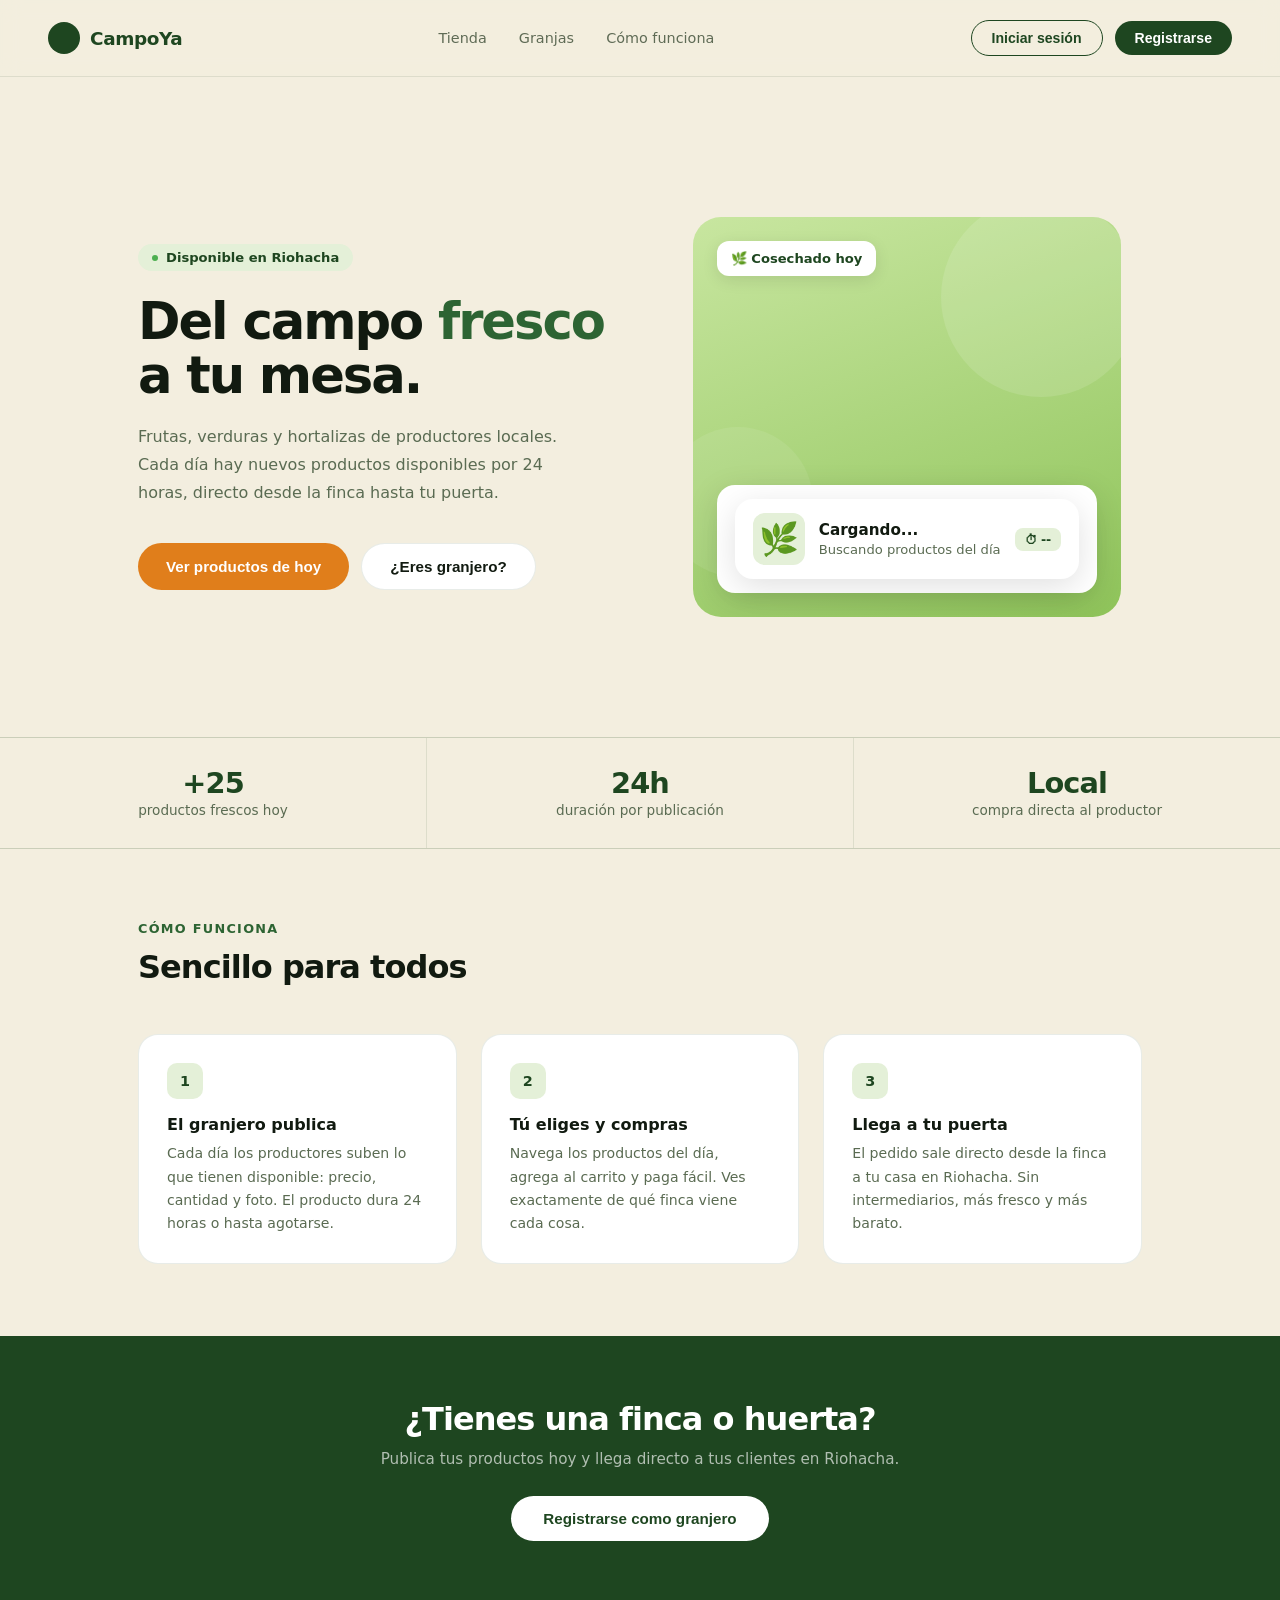
<file: Frontend/index.html>
<!DOCTYPE html>
<html lang="es">
<head>
<meta charset="UTF-8">
<meta name="viewport" content="width=device-width, initial-scale=1.0">
<title>CampoYa</title>
<link rel="stylesheet" href="CSS/styles.css">
</head>
<body>

<nav>
  <a href="index.html" class="brand">
    <div class="brand-dot"></div>
    CampoYa
  </a>
  <ul class="nav-links">
    <li><a href="producto.html">Tienda</a></li>
    <li><a href="#">Granjas</a></li>
    <li><a href="#">Cómo funciona</a></li>
  </ul>
  <div class="nav-actions" id="auth-area">
    <button class="btn-ghost" onclick="window.location.href='sesion.html'">Iniciar sesión</button>
    <button class="btn-primary" onclick="window.location.href='registro.html'">Registrarse</button>
  </div>
</nav>

<section class="hero">
  <div>
    <div class="hero-badge">
      <span></span>
      Disponible en Riohacha
    </div>
    <h1>Del campo <em>fresco</em><br>a tu mesa.</h1>
    <p class="hero-desc">Frutas, verduras y hortalizas de productores locales. Cada día hay nuevos productos disponibles por 24 horas, directo desde la finca hasta tu puerta.</p>
    <div class="hero-cta">
      <button class="btn-cta" onclick="window.location.href='producto.html'">Ver productos de hoy</button>
      <button class="btn-secondary" onclick="window.location.href='registro.html'">¿Eres granjero?</button>
    </div>
  </div>

  <div class="hero-visual">
    <div class="visual-main">
      <div class="leaf-bg"></div>
      <div class="leaf-bg-2"></div>
      <div class="tag-float">🌿 Cosechado hoy</div>
      <div class="product-float">
   <div class="product-float" id="producto-destacado">
    <div class="product-emoji">🌿</div>
    <div class="product-info">
        <strong>Cargando...</strong>
        <span>Buscando productos del día</span>
    </div>
    <div class="product-timer">⏱ --</div>
</div>
    </div>
  </div>
</section>

<div class="stats">
  <div class="stat">
    <strong>+25</strong>
    <span>productos frescos hoy</span>
  </div>
  <div class="stat">
    <strong>24h</strong>
    <span>duración por publicación</span>
  </div>
  <div class="stat">
    <strong>Local</strong>
    <span>compra directa al productor</span>
  </div>
</div>

<section class="how">
  <p class="section-label">Cómo funciona</p>
  <h2>Sencillo para todos</h2>
  <div class="steps">
    <div class="step">
      <div class="step-num">1</div>
      <h3>El granjero publica</h3>
      <p>Cada día los productores suben lo que tienen disponible: precio, cantidad y foto. El producto dura 24 horas o hasta agotarse.</p>
    </div>
    <div class="step">
      <div class="step-num">2</div>
      <h3>Tú eliges y compras</h3>
      <p>Navega los productos del día, agrega al carrito y paga fácil. Ves exactamente de qué finca viene cada cosa.</p>
    </div>
    <div class="step">
      <div class="step-num">3</div>
      <h3>Llega a tu puerta</h3>
      <p>El pedido sale directo desde la finca a tu casa en Riohacha. Sin intermediarios, más fresco y más barato.</p>
    </div>
  </div>
</section>

<div class="footer-cta">
  <h2>¿Tienes una finca o huerta?</h2>
  <p>Publica tus productos hoy y llega directo a tus clientes en Riohacha.</p>
  <button class="btn-white" onclick="window.location.href='registro.html'">Registrarse como granjero</button>
</div>

<script>
// Cargar producto destacado desde la API
async function cargarProductoDestacado() {
    try {
        const res      = await fetch('https://campo-ya-production.up.railway.app/api/productos/');
        const productos = await res.json();

        if (!productos.length) {
            document.getElementById('producto-destacado').innerHTML = `
                <div class="product-emoji">🌿</div>
                <div class="product-info">
                    <strong>Sin productos hoy</strong>
                    <span>Vuelve pronto</span>
                </div>`;
            return;
        }

        // Tomar uno aleatorio de los disponibles
        const p = productos[Math.floor(Math.random() * productos.length)];

        const expira  = new Date(p.expira_en);
        const ahora   = new Date();
        const diff    = expira - ahora;
        const horas   = Math.floor(diff / (1000 * 60 * 60));
        const minutos = Math.floor((diff % (1000 * 60 * 60)) / (1000 * 60));
        const timer   = horas > 0 ? `${horas}h ${minutos}m` : `${minutos}min`;

        const emojis  = { verdura:'🥬', fruta:'🍉', tuberculo:'🥔', otro:'🌿' };
        const emoji   = emojis[p.categoria] || '🌿';

        document.getElementById('producto-destacado').innerHTML = `
            <div class="product-emoji">${emoji}</div>
            <div class="product-info">
                <strong>${p.nombre}</strong>
                <span>Por ${p.granjero} · $${Number(p.precio).toLocaleString('es-CO')}/lb · ${p.stock} lb disponibles</span>
            </div>
            <div class="product-timer">⏱ ${timer}</div>`;

    } catch (err) {
        console.error('Error cargando producto:', err);
    }
}

cargarProductoDestacado();
</script>

<script>
  const username = localStorage.getItem('username');
  const token    = localStorage.getItem('access');
  const authArea = document.getElementById('auth-area');

  if (username && token) {
    authArea.innerHTML = `
      <a href="carrito.html" style="text-decoration:none;color:var(--text);font-size:1.2rem;">🛒</a>
      <button class="btn-primary" onclick="window.location.href='perfil.html'">👤 ${username}</button>
    `;
  }
</script>

</body>
</html>
</file>
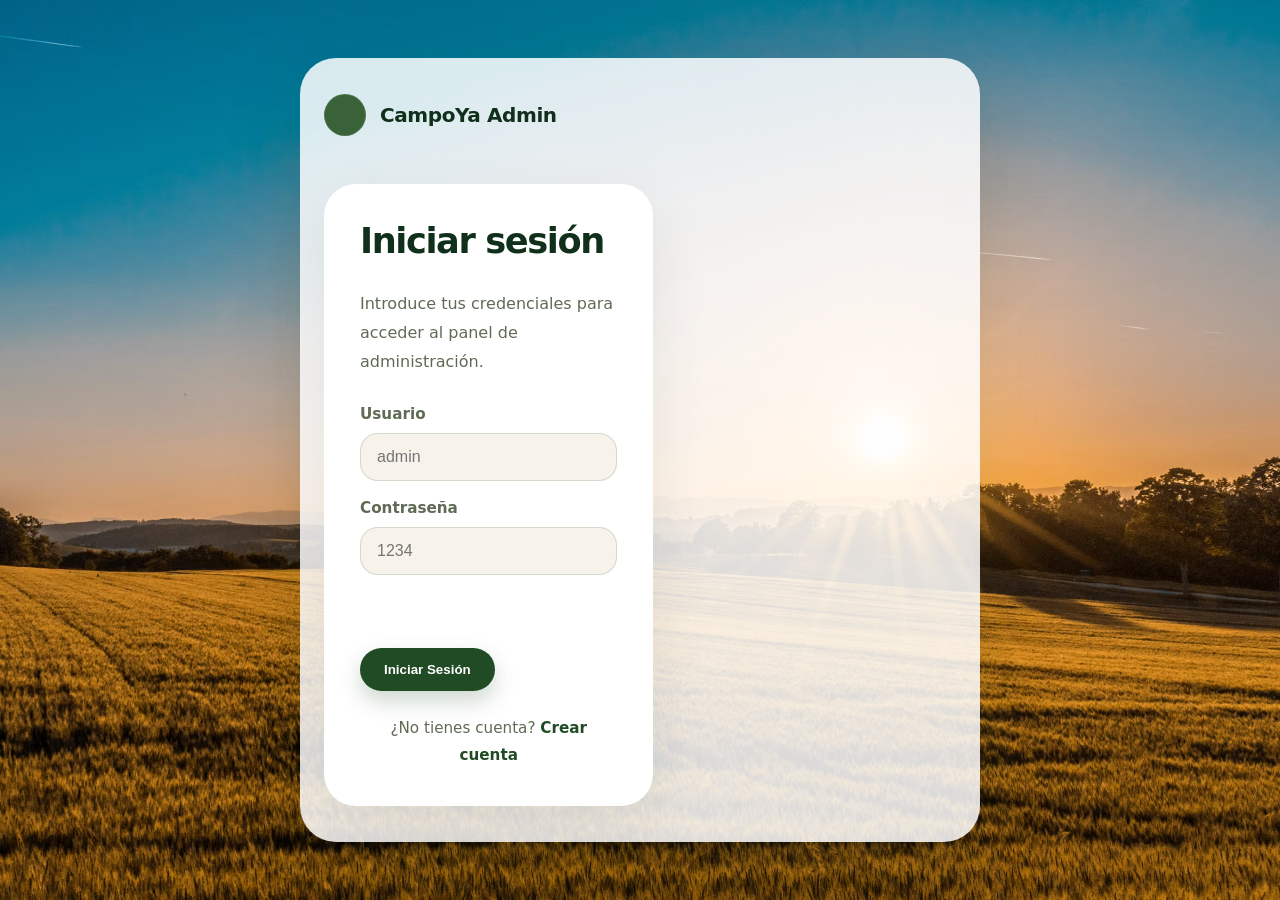
<file: Frontend/admin.html>
<!DOCTYPE html>
<html lang="es">
<head>
    <meta charset="UTF-8">
    <meta name="viewport" content="width=device-width, initial-scale=1.0">
    <title>Admin - CampoYa</title>
    <link rel="stylesheet" href="styles/styles.css">
    <link rel="stylesheet" href="styles/estilologin.css">
</head>
<body class="admin-login">
    <main class="page">
        <header class="topbar">
            <a href="index.html" class="brand">
                <span class="brand-circle"></span>
                CampoYa Admin
            </a>
        </header>

        <section class="hero">
            <div class="login-panel" id="loginPanel">
                <h1>Iniciar sesión</h1>
                <p>Introduce tus credenciales para acceder al panel de administración.</p>
                <form id="adminLoginForm">
                    <label>
                        Usuario
                        <input type="text" name="username" placeholder="admin" required>
                    </label>
                    <label>
                        Contraseña
                        <input type="password" name="password" placeholder="1234" required>
                    </label>
                    <p class="error-msg" id="loginError" aria-live="polite"></p>
                    <button type="submit" class="primary">Iniciar Sesión</button>
                </form>
                <div class="form-footer">
                    <p>¿No tienes cuenta? <a href="registro.html">Crear cuenta</a></p>
                </div>
            </div>

           
        </section>
    </main>

    <script src="admin/admin.js" defer></script>
</body>
</html>
</file>
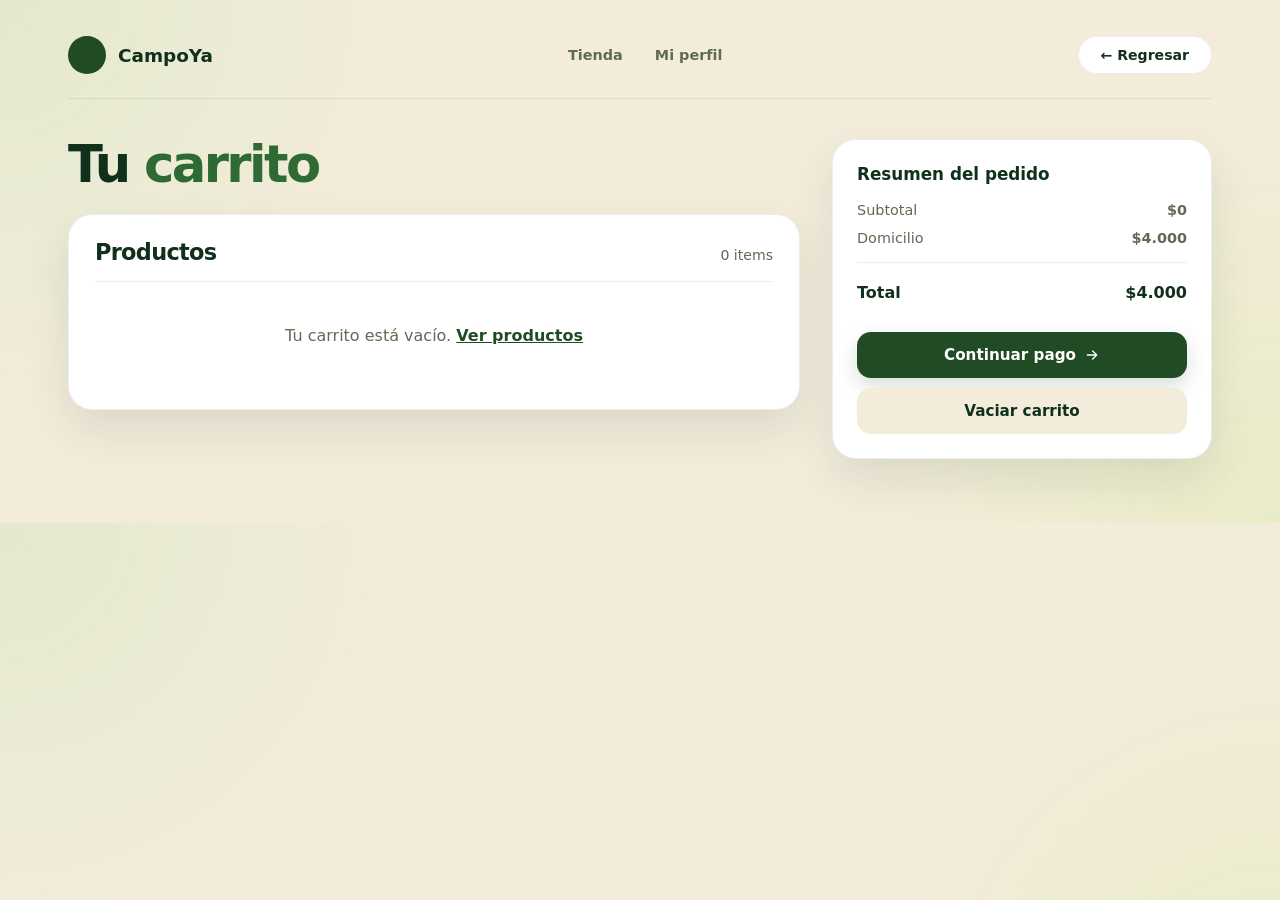
<file: Frontend/carrito.html>
<!DOCTYPE html>
<html lang="es">
<head>
    <meta charset="UTF-8">
    <meta name="viewport" content="width=device-width, initial-scale=1.0">
    <title>Carrito - CampoYa</title>
    <link rel="stylesheet" href="CSS/carrito.css">
</head>
<body>
    <main class="page">
        <header class="topbar">
            <a href="index.html" class="brand">
                <span class="brand-circle"></span>
                CampoYa
            </a>
            <ul class="nav-links">
                <li><a href="producto.html">Tienda</a></li>
                <li><a href="perfil.html">Mi perfil</a></li>
            </ul>
            <button class="back-button" onclick="window.location.href='producto.html'">← Regresar</button>
        </header>

        <section class="hero">
            <div>
                <h1 class="hero-title">Tu <em>carrito</em></h1>
                <section class="cart-section">
                    <div class="cart-header">
                        <h2>Productos</h2>
                        <span class="item-count" id="item-count">0 items</span>
                    </div>
                    <hr class="divider">
                    <div id="cart-items">
                        <p style="text-align:center; color:#5f6b55; padding:24px 0;">
                            Tu carrito está vacío. <a href="producto.html" style="color:#214b24; font-weight:700;">Ver productos</a>
                        </p>
                    </div>
                </section>
            </div>

            <aside class="summary-card">
                <h3>Resumen del pedido</h3>
                <div class="summary-row">
                    <span>Subtotal</span>
                    <strong id="subtotal">$0</strong>
                </div>
                <div class="summary-row">
                    <span>Domicilio</span>
                    <strong>$4.000</strong>
                </div>
                <hr class="divider">
                <div class="summary-row total">
                    <span>Total</span>
                    <strong id="total">$4.000</strong>
                </div>
                <button onclick="finalizarPedido()">
                    Continuar pago
                    <svg viewBox="0 0 24 24"><path d="M5 12h14m-6-6l6 6-6 6" stroke-linecap="round" stroke-linejoin="round"/></svg>
                </button>
                <button onclick="vaciarCarrito()" style="margin-top:10px; background:#f3ecdb; color:#10301b; box-shadow:none;">
                    Vaciar carrito
                </button>
            </aside>
        </section>
    </main>

    <script>
        const DOMICILIO = 4000;

        function cargarCarrito() {
            const carrito = JSON.parse(localStorage.getItem('carrito') || '[]');
            const contenedor = document.getElementById('cart-items');
            const itemCount  = document.getElementById('item-count');
            const subtotalEl = document.getElementById('subtotal');
            const totalEl    = document.getElementById('total');

            if (carrito.length === 0) {
                contenedor.innerHTML = `
                    <p style="text-align:center; color:#5f6b55; padding:24px 0;">
                        Tu carrito está vacío. <a href="producto.html" style="color:#214b24; font-weight:700;">Ver productos</a>
                    </p>`;
                itemCount.textContent  = '0 items';
                subtotalEl.textContent = '$0';
                totalEl.textContent    = '$' + DOMICILIO.toLocaleString('es-CO');
                return;
            }

            let subtotal = 0;
            contenedor.innerHTML = carrito.map(item => {
                const itemTotal = item.precio * item.cantidad;
                subtotal += itemTotal;
                return `
                <article class="cart-item">
                    <div class="item-image">
                        <span style="font-size:2.5rem;">🌿</span>
                    </div>
                    <div class="item-info">
                        <p class="item-title">${item.nombre}</p>
                        <p class="item-price">$${Number(item.precio).toLocaleString('es-CO')} <span>/ lb</span></p>
                        <span class="quantity-pill">
                            <button onclick="cambiarCantidad(${item.id}, -1)" style="background:none;border:none;cursor:pointer;font-size:1rem;padding:0 4px;">−</button>
                            ${item.cantidad} lb
                            <button onclick="cambiarCantidad(${item.id}, 1)" style="background:none;border:none;cursor:pointer;font-size:1rem;padding:0 4px;">+</button>
                        </span>
                    </div>
                    <div style="display:flex;flex-direction:column;align-items:flex-end;gap:8px;">
                        <div class="item-total">$${itemTotal.toLocaleString('es-CO')}</div>
                        <button onclick="eliminarItem(${item.id})" style="background:none;border:none;color:#b3261e;cursor:pointer;font-size:0.85rem;font-weight:600;">Eliminar</button>
                    </div>
                </article>`;
            }).join('');

            itemCount.textContent  = `${carrito.length} item${carrito.length !== 1 ? 's' : ''}`;
            subtotalEl.textContent = '$' + subtotal.toLocaleString('es-CO');
            totalEl.textContent    = '$' + (subtotal + DOMICILIO).toLocaleString('es-CO');
        }

        function cambiarCantidad(id, delta) {
            let carrito = JSON.parse(localStorage.getItem('carrito') || '[]');
            const item  = carrito.find(i => i.id === id);
            if (!item) return;
            item.cantidad += delta;
            if (item.cantidad <= 0) {
                carrito = carrito.filter(i => i.id !== id);
            }
            localStorage.setItem('carrito', JSON.stringify(carrito));
            cargarCarrito();
        }

        function eliminarItem(id) {
            let carrito = JSON.parse(localStorage.getItem('carrito') || '[]');
            carrito = carrito.filter(i => i.id !== id);
            localStorage.setItem('carrito', JSON.stringify(carrito));
            cargarCarrito();
        }

        function vaciarCarrito() {
            if (confirm('¿Seguro que quieres vaciar el carrito?')) {
                localStorage.removeItem('carrito');
                cargarCarrito();
            }
        }

       function finalizarPedido() {
    const token = localStorage.getItem('access');

    if (!token) {
        alert('Debes iniciar sesión para continuar.');
        window.location.href = 'sesion.html';
        return;
    }

    const carrito = JSON.parse(localStorage.getItem('carrito') || '[]');

    if (carrito.length === 0) {
        alert('Tu carrito está vacío.');
        return;
    }

    const numero = carrito[0].whatsapp;

    if (!numero) {
        alert('Este granjero aún no tiene un número de WhatsApp registrado.');
        return;
    }

    const subtotal = carrito.reduce(
        (acc, item) => acc + (item.precio * item.cantidad),
        0
    );

    const domicilio = 4000;
    const total = subtotal + domicilio;

    let mensaje =
`🌱 NUEVO PEDIDO - CAMPOYA 🌱

Hola ${carrito[0].granjero}.

He realizado un pedido desde CampoYa y deseo confirmar la compra.

🛒 PRODUCTOS SOLICITADOS

`;

    carrito.forEach(item => {
        mensaje += `• ${item.nombre}
Cantidad: ${item.cantidad} lb
Valor: $${(item.precio * item.cantidad).toLocaleString('es-CO')}

`;
    });

    mensaje += `
━━━━━━━━━━━━━━

💰 RESUMEN DEL PEDIDO

Subtotal: $${subtotal.toLocaleString('es-CO')}
Domicilio: $${domicilio.toLocaleString('es-CO')}
Total: $${total.toLocaleString('es-CO')}

━━━━━━━━━━━━━━

Por favor confirmar:

✅ Disponibilidad de los productos
✅ Tiempo estimado de entrega
✅ Método de pago disponible

Gracias por usar CampoYa 🌿
`;

    window.open(
        `https://wa.me/57${numero}?text=${encodeURIComponent(mensaje)}`,
        '_blank'
    );
}
        cargarCarrito();
    </script>
</body>
</html>
</file>
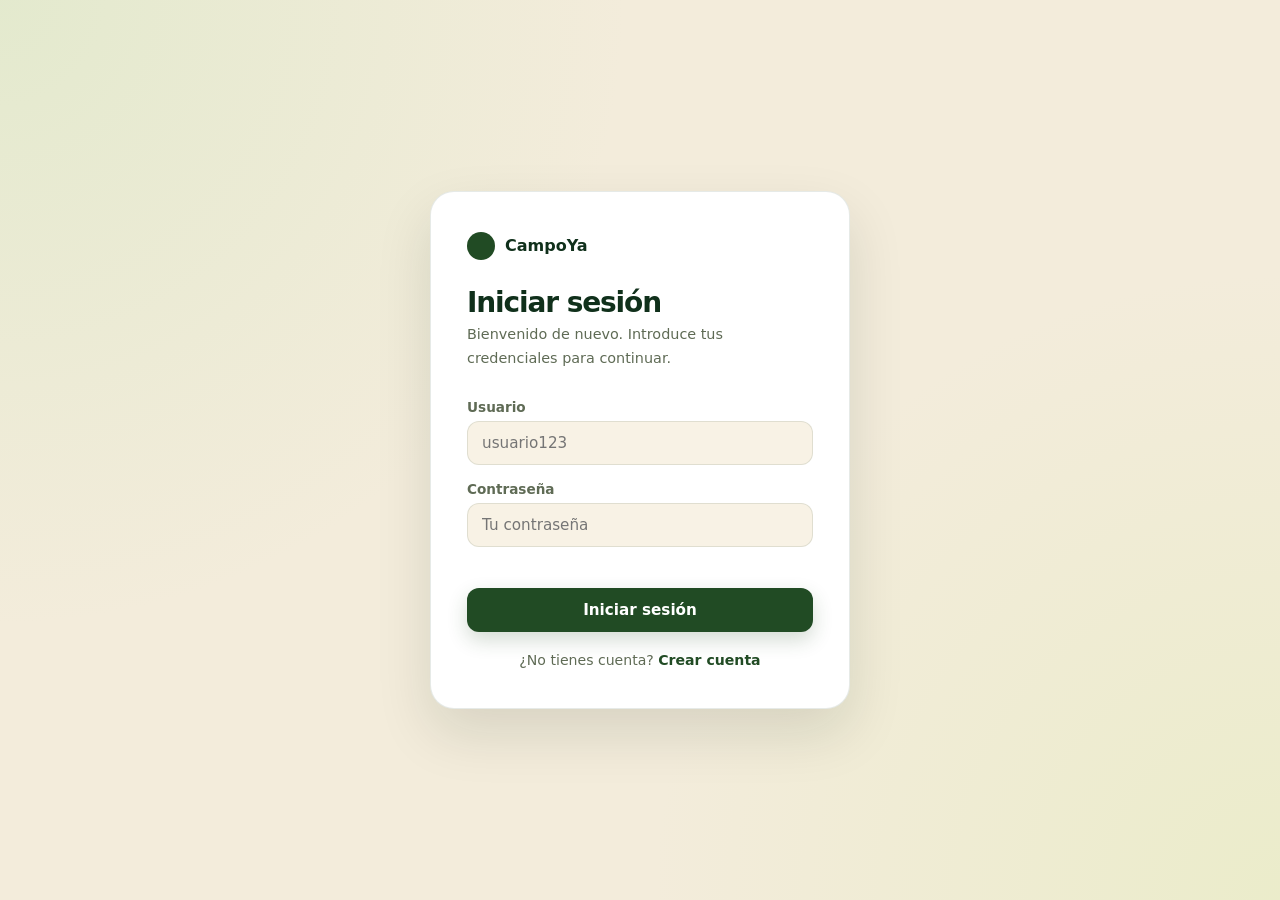
<file: Frontend/granjero.html>
<!DOCTYPE html>
<html lang="es">
<head>
    <meta charset="UTF-8">
    <meta name="viewport" content="width=device-width, initial-scale=1.0">
    <title>Mi granja - CampoYa</title>
    <link rel="stylesheet" href="CSS/styles.css">
    <link rel="stylesheet" href="CSS/granjero.css">
</head>
<body>
    <main class="page">
        <header class="topbar">
            <a href="index.html" class="brand">
                <span class="brand-circle"></span>
                CampoYa
            </a>
            <ul class="nav-links">
                <li><a href="index.html">Inicio</a></li>
                <li><a href="producto.html">Tienda</a></li>
                <li><a href="perfil.html">Mi perfil</a></li>
            </ul>
            <button class="login-btn" onclick="cerrarSesion()">Cerrar sesión</button>
        </header>

        <section class="granjero-hero">
            <div class="granjero-bienvenida">
                <h1>🌱 Mi granja</h1>
                <p id="granjero-nombre">Hola, <strong></strong></p>
            </div>
            <div class="granjero-stats">
                <div class="gstat">
                    <strong id="total-productos">0</strong>
                    <span>Productos activos</span>
                </div>
                <div class="gstat">
                    <strong id="total-vendidos">0</strong>
                    <span>Vendidos hoy</span>
                </div>
            </div>
        </section>

        <div class="granjero-grid">

            <!-- Formulario publicar producto -->
            <section class="granjero-card">
                <h2>📦 Publicar producto</h2>
                <p class="card-desc">El producto estará disponible por 24 horas o hasta agotar stock.</p>

                <form id="productoForm">
                    <div class="form-group">
                        <label>Nombre del producto</label>
                        <input type="text" name="nombre" placeholder="Ej: Tomate chonto" required>
                    </div>

                    <div class="form-row">
                        <div class="form-group">
                            <label>Precio por libra ($)</label>
                            <input type="number" name="precio" placeholder="4500" min="0" required>
                        </div>
                        <div class="form-group">
                            <label>Stock (libras)</label>
                            <input type="number" name="stock" placeholder="20" min="0.1" step="0.1" required>
                        </div>
                    </div>

                    <div class="form-group">
                        <label>Categoría</label>
                        <select name="categoria">
                            <option value="verdura">🥬 Verdura</option>
                            <option value="fruta">🍉 Fruta</option>
                            <option value="tuberculo">🥔 Tubérculo / Hortaliza</option>
                            <option value="otro">🌿 Otro</option>
                        </select>
                    </div>

                    <div class="form-group">
                        <label>Foto del producto (opcional)</label>
                        <div class="foto-upload" id="foto-upload-area">
                            <input type="file" name="foto" id="fotoInput" accept="image/*" style="display:none">
                            <div class="foto-preview" id="foto-preview">
                                <span class="foto-icon">📷</span>
                                <span>Toca para subir una foto</span>
                            </div>
                        </div>
                    </div>

                    <div class="form-group">
                        <label>Descripción (opcional)</label>
                        <textarea name="descripcion" placeholder="Ej: Cosechado esta mañana, muy fresco..." rows="3"></textarea>
                    </div>

                    <div class="form-group">
                         <label>WhatsApp para recibir pedidos</label>
                              <input
                                   type="text"
                                   id="whatsapp"
                                    placeholder="573001234567">
                    </div>

                    <button
                        type="button"
                        class="btn-publicar"
                        onclick="guardarWhatsapp()"
                        style="margin-bottom:16px;">
                        Guardar WhatsApp
                    </button>

                    <p class="error-msg" id="productoError"></p>
                    <p class="success-msg" id="productoSuccess"></p>

                    <button type="submit" class="btn-publicar">
                        Publicar producto
                    </button>
                </form>
            </section>

            <!-- Lista de productos del granjero -->
            <section class="granjero-card">
                <h2>🌾 Mis productos activos</h2>
                <div id="mis-productos">
                    <p style="color:#5f6b55; text-align:center; padding:24px 0;">
                        No tienes productos publicados aún.
                    </p>
                </div>
            </section>

        </div>
    </main>

    <script>
       // const API   = 'http://127.0.0.1:8000/api';
       const API = 'https://campo-ya-production.up.railway.app/api';
        const token = localStorage.getItem('access');
        const user  = localStorage.getItem('username');

        // Verificar sesión y rol
        if (!token) {
            window.location.href = 'sesion.html';
        }

        // Mostrar nombre
        document.querySelector('#granjero-nombre strong').textContent = user || '';

        // ── Cargar productos del granjero ──────────────────────
        async function cargarMisProductos() {
            try {
                const res      = await fetch(`${API}/productos/`);
                const todos    = await res.json();
                const mios     = todos.filter(p => p.granjero === user);
                const contenedor = document.getElementById('mis-productos');

                document.getElementById('total-productos').textContent = mios.length;

                if (mios.length === 0) {
                    contenedor.innerHTML = `
                        <p style="color:#5f6b55; text-align:center; padding:24px 0;">
                            No tienes productos publicados aún.
                        </p>`;
                    return;
                }

                contenedor.innerHTML = mios.map(p => `
                    <div class="producto-item">
                        <div class="producto-emoji">${obtenerEmoji(p.categoria)}</div>
                        <div class="producto-info">
                            <strong>${p.nombre}</strong>
                            <span>$${Number(p.precio).toLocaleString('es-CO')} / lb · ${p.stock} lb disponibles</span>
                            <span class="producto-estado ${p.activo ? 'activo' : 'inactivo'}">
                                ${p.activo ? '✓ Activo' : '✗ Expirado'}
                            </span>
                        </div>
                        <button class="btn-eliminar" onclick="eliminarProducto(${p.id})">
                            Eliminar
                        </button>
                    </div>
                `).join('');

            } catch (err) {
                console.error('Error cargando productos:', err);
            }
        }
        //---



        async function cargarPerfil() {

                    try {
                            const res = await fetch(`${API}/users/profile/`, {
                                headers: {
                                    'Authorization': `Bearer ${token}`
                                }
                             });

                    const data = await res.json();
                    if (data.whatsapp) {
                            document.getElementById('whatsapp').value =
                                data.whatsapp;
                     }
                 } catch (err) {
                        console.error('Error cargando perfil:', err);
                 }
             }

async function guardarWhatsapp() {

    const whatsapp =
        document.getElementById('whatsapp').value.trim();

    if (!whatsapp) {
        alert('Ingresa un número de WhatsApp');
        return;
    }

    try {

        const res = await fetch(`${API}/users/profile/`, {
            method: 'PATCH',
            headers: {
                'Authorization': `Bearer ${token}`,
                'Content-Type': 'application/json'
            },
            body: JSON.stringify({
                whatsapp
            })
        });

        if (res.ok) {
            alert('WhatsApp guardado correctamente');
        } else {
            alert('No se pudo guardar el número');
        }

    } catch (err) {
        alert('Error de conexión');
    }
}
        //---
        // ── Preview de foto ────────────────────────────────────
        document.getElementById('foto-upload-area').addEventListener('click', () => {
            document.getElementById('fotoInput').click();
        });

        document.getElementById('fotoInput').addEventListener('change', (e) => {
            const file    = e.target.files[0];
            const preview = document.getElementById('foto-preview');
            if (!file) return;

            const reader = new FileReader();
            reader.onload = (ev) => {
                preview.innerHTML = `
                    <img src="${ev.target.result}" alt="Preview"
                         style="width:100%;height:100%;object-fit:cover;border-radius:12px;">
                    <button type="button" onclick="quitarFoto(event)"
                            style="position:absolute;top:8px;right:8px;background:rgba(0,0,0,0.5);
                                   color:white;border:none;border-radius:50%;width:28px;height:28px;
                                   cursor:pointer;font-size:14px;">✕</button>`;
                preview.style.padding = '0';
            };
            reader.readAsDataURL(file);
        });

        function quitarFoto(e) {
            e.stopPropagation();
            document.getElementById('fotoInput').value = '';
            document.getElementById('foto-preview').innerHTML = `
                <span class="foto-icon">📷</span>
                <span>Toca para subir una foto</span>`;
            document.getElementById('foto-preview').style.padding = '';
        }

        // ── Publicar producto ──────────────────────────────────
        document.getElementById('productoForm').addEventListener('submit', async (e) => {
            e.preventDefault();

            const errorMsg   = document.getElementById('productoError');
            const successMsg = document.getElementById('productoSuccess');
            const btn        = e.target.querySelector('button[type="submit"]');
            errorMsg.textContent   = '';
            successMsg.textContent = '';

            const nombre      = e.target.nombre.value.trim();
            const precio      = e.target.precio.value;
            const stock       = e.target.stock.value;
            const categoria   = e.target.categoria.value;
            const descripcion = e.target.descripcion.value.trim();
            const fotoFile    = document.getElementById('fotoInput').files[0];
try {

    const perfil = await fetch(`${API}/users/profile/`, {
        headers: {
            'Authorization': `Bearer ${token}`
        }
    });

    const datosPerfil = await perfil.json();

    if (!datosPerfil.whatsapp) {

        errorMsg.textContent =
            'Debes configurar tu WhatsApp antes de publicar productos.';

        return;
    }

} catch (err) {

    errorMsg.textContent =
        'No se pudo verificar tu perfil.';

    return;
}

            btn.textContent = 'Publicando...';
            btn.disabled    = true;

            // Usar FormData para poder enviar la foto
            const formData = new FormData();
            formData.append('nombre',      nombre);
            formData.append('precio',      precio);
            formData.append('stock',       stock);
            formData.append('categoria',   categoria);
            formData.append('descripcion', descripcion);
            if (fotoFile) formData.append('foto', fotoFile);

            try {
                const res = await fetch(`${API}/productos/crear/`, {
                    method: 'POST',
                    headers: {
                        'Authorization': `Bearer ${token}`
                        // NO poner Content-Type aquí — el navegador lo pone solo con FormData
                    },
                    body: formData
                });

                const data = await res.json();

                if (res.ok) {
                    successMsg.textContent = `✓ "${nombre}" publicado por 24 horas.`;
                    e.target.reset();
                    quitarFoto({ stopPropagation: () => {} });
                    cargarMisProductos();
                } else {
                    const errores = Object.values(data).flat().join(' ');
                    errorMsg.textContent = errores;
                }
            } catch (err) {
                errorMsg.textContent = 'Error de conexión con el servidor.';
            } finally {
                btn.textContent = 'Publicar producto';
                btn.disabled    = false;
            }
        });

        // ── Eliminar producto ──────────────────────────────────
        async function eliminarProducto(id) {
            if (!confirm('¿Eliminar este producto?')) return;

            try {
                const res = await fetch(`${API}/productos/${id}/`, {
                    method: 'DELETE',
                    headers: { 'Authorization': `Bearer ${token}` }
                });

                if (res.ok) {
                    cargarMisProductos();
                } else {
                    alert('No se pudo eliminar el producto.');
                }
            } catch (err) {
                alert('Error de conexión.');
            }
        }

        // ── Emoji por categoría ────────────────────────────────
        function obtenerEmoji(categoria) {
            const emojis = { verdura: '🥬', fruta: '🍉', tuberculo: '🥔', otro: '🌿' };
            return emojis[categoria] || '🌿';
        }

        // ── Cerrar sesión ──────────────────────────────────────
        function cerrarSesion() {
            localStorage.clear();
            window.location.href = 'index.html';
        }
        cargarPerfil();
        cargarMisProductos();
    </script>
</body>
</html>
</file>
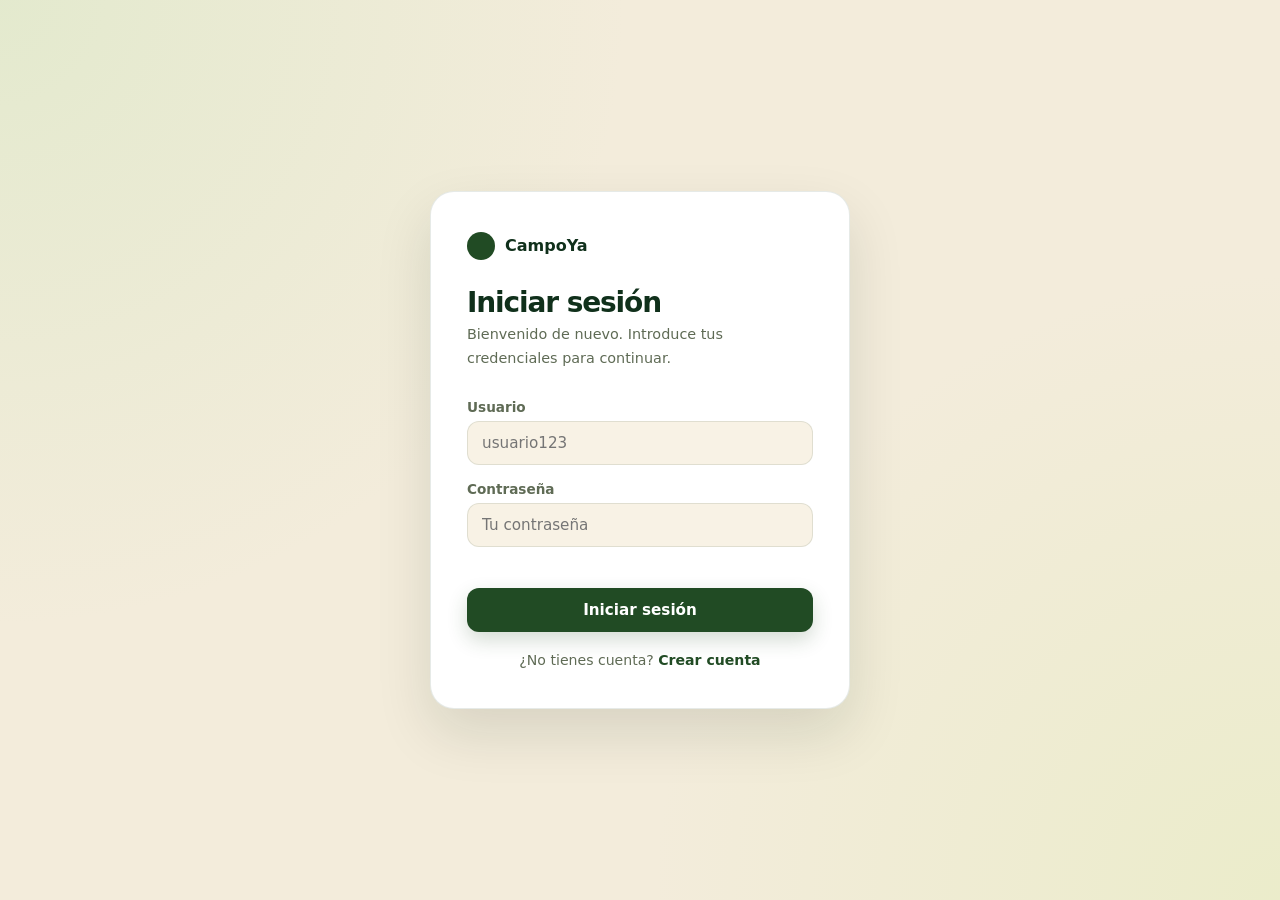
<file: Frontend/perfil.html>
<!DOCTYPE html>
<html lang="es">
<head>
  <meta charset="utf-8">
  <meta name="viewport" content="width=device-width, initial-scale=1.0">
  <title>Mi perfil - CampoYa</title>
  <link rel="stylesheet" href="CSS/styles.css">
  <link rel="stylesheet" href="CSS/perfil.css">
</head>
<body>
  <main class="page">
    <header class="topbar">
      <a href="index.html" class="brand">
        <span class="brand-circle"></span>
        CampoYa
      </a>
      <ul class="nav-links">
        <li><a href="index.html">Inicio</a></li>
        <li><a href="producto.html">Tienda</a></li>
        <li><a href="#">Granjas</a></li>
      </ul>
      <button class="login-btn" onclick="cerrarSesion()">Cerrar sesión</button>
    </header>

    <section class="hero" style="margin-top:28px;">
      <div class="hero-main">
        <div class="perfil-header">
          <div class="perfil-header-content">
            <div class="perfil-avatar" id="perfil-avatar">--</div>
            <div class="perfil-info">
              <h1 id="perfil-nombre">Cargando...</h1>
              <p class="email" id="perfil-email"></p>
              <p class="fecha-miembro" id="perfil-rol"></p>
              <div class="perfil-stats">
                <div class="stat-box">
                  <div class="stat-box-value" id="stat-pedidos">0</div>
                  <div class="stat-box-label">Pedidos</div>
                </div>
                <div class="stat-box">
                  <div class="stat-box-value">$0</div>
                  <div class="stat-box-label">Gastado</div>
                </div>
                <div class="stat-box">
                  <div class="stat-box-value accent">0</div>
                  <div class="stat-box-label">Puntos</div>
                </div>
              </div>
            </div>
          </div>
        </div>

        <div id="granjero-banner" style="display:none; margin-bottom:28px;">
          <div class="granjero-card-banner" onclick="window.location.href='granjero.html'">
            <div class="granjero-banner-icon">🌱</div>
            <div>
              <strong>Panel de granjero</strong>
              <span>Publica tus productos del día y gestiona tu stock</span>
            </div>
            <div class="granjero-banner-arrow">→</div>
          </div>
        </div>

        <div class="perfil-cards-grid">
          <div class="perfil-card card-interactive" onclick="window.location.href='carrito.html'">
            <strong>📦 Mis pedidos</strong>
            <span>Ver y rastrear tus compras</span>
            <div class="perfil-card-link">Ver historial →</div>
          </div>
          <div class="perfil-card card-interactive">
            <strong>💳 Métodos de pago</strong>
            <span>Administra tus tarjetas</span>
            <div class="perfil-card-link">Próximamente →</div>
          </div>
        </div>

        <div class="perfil-pedidos">
          <h2>📋 Últimos pedidos</h2>
          <div class="pedidos-list" id="pedidos-list">
            <p style="color:#5f6b55; text-align:center; padding:16px 0;">
              No tienes pedidos aún. <a href="producto.html" style="color:#214b24; font-weight:700;">Ver productos</a>
            </p>
          </div>
        </div>
      </div>

      <aside class="perfil-sidebar">
        <div class="sidebar-sticky">
          <div class="sidebar-card">
            <div style="display:flex; justify-content:space-between; align-items:center; margin-bottom:12px; font-weight:700;">
              <span>🎁 Tus puntos</span>
              <span class="puntos-badge">+0 hoy</span>
            </div>
            <div class="puntos-display">
              <div class="puntos-header">
                <strong>0 puntos</strong>
                <span class="puntos-muted">de 5.000</span>
              </div>
              <div class="progress-bar-container">
                <div class="progress-bar-fill" style="width:0%"></div>
              </div>
              <div class="puntos-info">Canjea en próxima compra</div>
            </div>
          </div>

          <div class="sidebar-card">
            <h3>📞 Contacto</h3>
            <div class="contacto-list">
              <div class="contacto-item">
                <span>📧</span>
                <span id="contacto-email">-</span>
              </div>
              <div class="contacto-item">
                <span>👤</span>
                <span id="contacto-usuario">-</span>
              </div>
            </div>
          </div>

          <div class="sidebar-card">
            <h3>⚙️ Cuenta</h3>
            <button class="btn-agregar-metodo" onclick="cerrarSesion()">
              Cerrar sesión
            </button>
          </div>
        </div>
      </aside>
    </section>
  </main>

  <script>
   // const API = 'http://127.0.0.1:8000/api';
   const API = 'https://campo-ya-production.up.railway.app/api';

    // Redirigir granjero a su panel
    const rol = localStorage.getItem('rol');
    if (rol === 'granjero') {
        window.location.href = 'granjero.html';
    }

    async function cargarPerfil() {
      const token = localStorage.getItem('access');
      if (!token) {
        window.location.href = 'sesion.html';
        return;
      }

      try {
        const res = await fetch(`${API}/users/profile/`, {
          headers: { 'Authorization': `Bearer ${token}` }
        });

        if (res.status === 401) {
          window.location.href = 'sesion.html';
          return;
        }

        const data = await fetch(`${API}/users/profile/`, {
          headers: { 'Authorization': `Bearer ${token}` }
        }).then(r => r.json());

        const iniciales = data.username.substring(0, 2).toUpperCase();

        document.getElementById('perfil-avatar').textContent  = iniciales;
        document.getElementById('perfil-nombre').textContent  = data.username;
        document.getElementById('perfil-email').textContent   = data.email || 'Sin email';
        document.getElementById('perfil-rol').textContent     = data.rol === 'granjero' ? '🌱 Granjero' : '🛒 Cliente';
        document.getElementById('contacto-email').textContent   = data.email || '-';
        document.getElementById('contacto-usuario').textContent = data.username;

        if (data.rol === 'granjero') {
            document.getElementById('granjero-banner').style.display = 'block';
        }

      } catch (err) {
        console.error('Error cargando perfil:', err);
      }
    }

    async function cargarPedidos() {
      const token = localStorage.getItem('access');
      if (!token) return;

      try {
        const res = await fetch(`${API}/pedidos/`, {
          headers: { 'Authorization': `Bearer ${token}` }
        });
        const pedidos = await res.json();
        const lista   = document.getElementById('pedidos-list');
        document.getElementById('stat-pedidos').textContent = pedidos.length;

        if (pedidos.length === 0) {
          lista.innerHTML = `
            <p style="color:#5f6b55; text-align:center; padding:16px 0;">
              No tienes pedidos aún. <a href="producto.html" style="color:#214b24; font-weight:700;">Ver productos</a>
            </p>`;
          return;
        }

        lista.innerHTML = pedidos.map(p => `
          <div class="pedido-item ${p.estado === 'en_camino' ? 'en-ruta' : ''}">
            <div class="pedido-info">
              <strong>Pedido #${p.id}</strong>
              <div class="pedido-detalle">${new Date(p.creado_en).toLocaleDateString('es-CO', {day:'numeric',month:'long',year:'numeric'})} • $${Number(p.total).toLocaleString('es-CO')}</div>
            </div>
            <div class="pedido-badge ${p.estado === 'entregado' ? 'badge-entregado' : p.estado === 'en_camino' ? 'badge-en-ruta' : ''}">
              ${p.estado === 'entregado' ? '✓ Entregado' : p.estado === 'en_camino' ? '⏳ En ruta' : '🕐 Pendiente'}
            </div>
          </div>`).join('');

      } catch (err) {
        console.error('Error cargando pedidos:', err);
      }
    }

    function cerrarSesion() {
      localStorage.removeItem('access');
      localStorage.removeItem('refresh');
      localStorage.removeItem('username');
      localStorage.removeItem('carrito');
      localStorage.removeItem('rol');
      window.location.href = 'index.html';
    }

    cargarPerfil();
    cargarPedidos();
  </script>
</body>
</html>
</file>
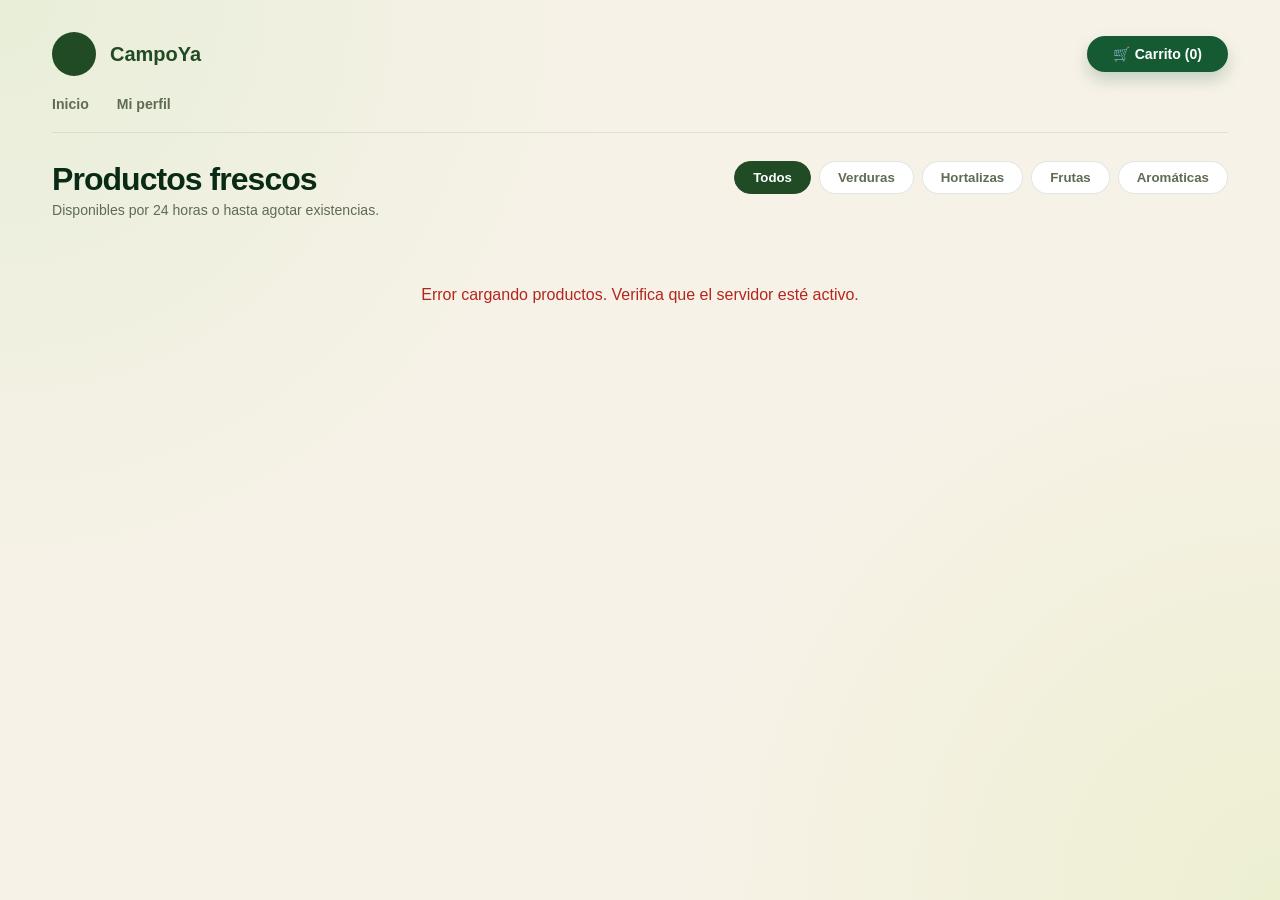
<file: Frontend/producto.html>
<!DOCTYPE html>
<html lang="es">
<head>
    <meta charset="UTF-8" />
    <meta name="viewport" content="width=device-width, initial-scale=1.0" />
    <title>Tienda - CampoYa</title>
    <link rel="stylesheet" href="CSS/producto-styles.css" />
</head>
<body>
<main class="page">
    <header class="header">
        <div class="brand">
            <div class="logo"></div>
            <h1>CampoYa</h1>
        </div>
        <button class="cart-btn" onclick="window.location.href='carrito.html'">
            🛒 Carrito (<span id="cart-count">0</span>)
        </button>
    </header>

    <nav class="nav">
        <a href="index.html">Inicio</a>
        <a href="perfil.html">Mi perfil</a>
    </nav>

    <section class="hero">
        <div>
            <h2>Productos frescos</h2>
            <p style="color:#5f6b55; font-size:0.88rem; margin-top:4px;">
                Disponibles por 24 horas o hasta agotar existencias.
            </p>
        </div>
        <div class="filters">
            <button class="active" data-categoria="todos">Todos</button>
            <button data-categoria="verdura">Verduras</button>
            <button data-categoria="tuberculo">Hortalizas</button>
            <button data-categoria="fruta">Frutas</button>
            <button data-categoria="otro">Aromáticas</button>
        </div>
    </section>

    <section class="products" id="products-container">
        <div style="grid-column:1/-1; text-align:center; padding:60px 0; color:#5f6b55;">
            Cargando productos...
        </div>
    </section>
</main>

<script src="js/productos.js"></script>
</body>
</html>
</file>
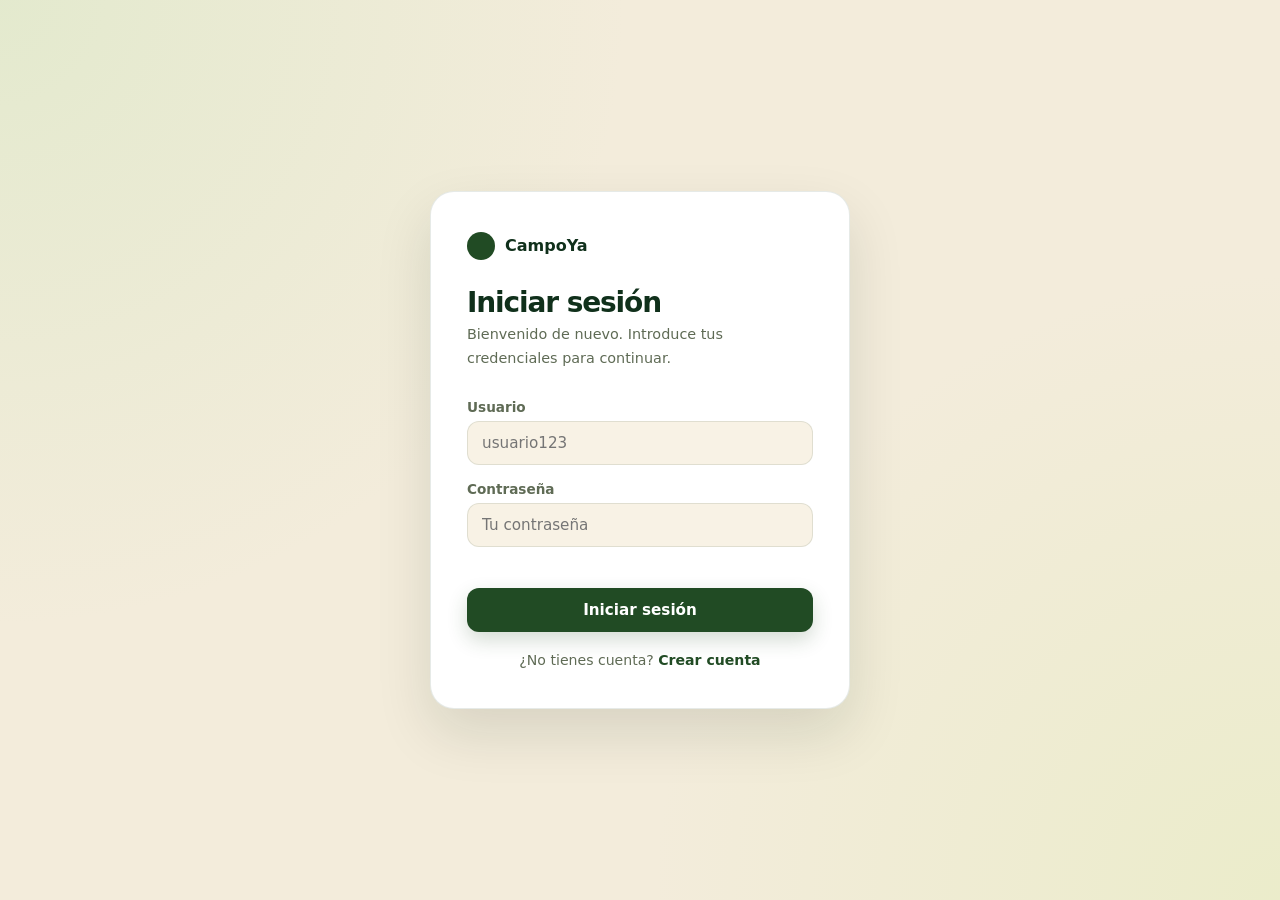
<file: Frontend/sesion.html>
<!DOCTYPE html>
<html lang="es">
<head>
    <meta charset="UTF-8">
    <meta name="viewport" content="width=device-width, initial-scale=1.0">
    <title>Iniciar sesión - CampoYa</title>
    <link rel="stylesheet" href="CSS/styles.css">
    <link rel="stylesheet" href="CSS/sesion.css">
</head>
<body class="auth-page">

    <div class="auth-card">
        <a href="index.html" class="auth-brand">
            <span class="auth-brand-dot"></span>
            CampoYa
        </a>

        <h1>Iniciar sesión</h1>
        <p class="auth-sub">Bienvenido de nuevo. Introduce tus credenciales para continuar.</p>

        <form id="adminLoginForm">
            <div class="field-group">
                <label>Usuario</label>
                <input type="text" name="username" placeholder="usuario123" required>
            </div>
            <div class="field-group">
                <label>Contraseña</label>
                <input type="password" name="password" placeholder="Tu contraseña" required>
            </div>
            <p class="error-msg" id="loginError" aria-live="polite"></p>
            <button type="submit" class="btn-auth">Iniciar sesión</button>
        </form>

        <p class="auth-footer">¿No tienes cuenta? <a href="registro.html">Crear cuenta</a></p>
    </div>

    <script src="admin/admin.js" defer></script>
</body>
</html>
</file>
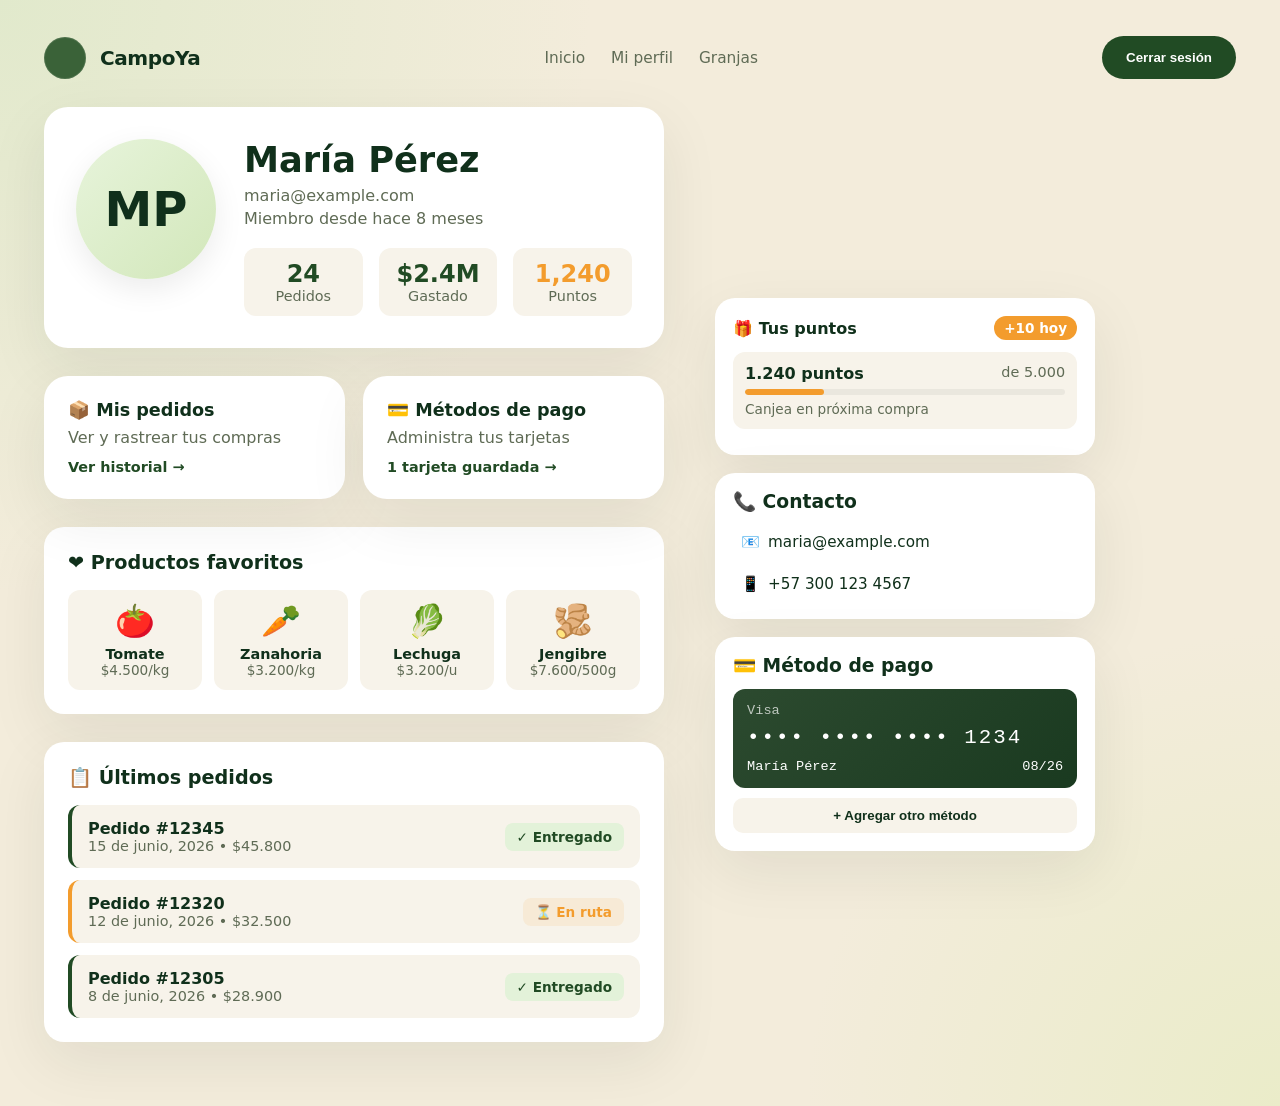
<file: Frontend/styles/perfil.html>
<!DOCTYPE html>
<html lang="es">
<head>
  <meta charset="utf-8">
  <meta name="viewport" content="width=device-width, initial-scale=1.0">
  <title>Mi perfil - CampoYa</title>
  <link rel="stylesheet" href="./styles.css">
  <link rel="stylesheet" href="./perfil-styles.css">
</head>
<body>
  <main class="page">
    <header class="topbar">
      <a href="#" class="brand">
        <span class="brand-circle"></span>
        CampoYa
      </a>

      <ul class="nav-links">
        <li><a href="#">Inicio</a></li>
        <li><a href="#">Mi perfil</a></li>
        <li><a href="#">Granjas</a></li>
      </ul>

      <button class="login-btn">Cerrar sesión</button>
    </header>

    <section class="hero" style="margin-top:28px;">
      <div class="hero-main">
        <div class="perfil-header">
          <div class="perfil-header-content">
            <div class="perfil-avatar">MP</div>
            <div class="perfil-info">
              <h1>María Pérez</h1>
              <p class="email">maria@example.com</p>
              <p class="fecha-miembro">Miembro desde hace 8 meses</p>

              <div class="perfil-stats">
                <div class="stat-box">
                  <div class="stat-box-value">24</div>
                  <div class="stat-box-label">Pedidos</div>
                </div>
                <div class="stat-box">
                  <div class="stat-box-value">$2.4M</div>
                  <div class="stat-box-label">Gastado</div>
                </div>
                <div class="stat-box">
                  <div class="stat-box-value accent">1,240</div>
                  <div class="stat-box-label">Puntos</div>
                </div>
              </div>
            </div>
          </div>
        </div>

        <div class="perfil-cards-grid">
          <div class="perfil-card card-interactive">
            <strong>📦 Mis pedidos</strong>
            <span>Ver y rastrear tus compras</span>
            <div class="perfil-card-link">Ver historial →</div>
          </div>
          <div class="perfil-card card-interactive">
            <strong>💳 Métodos de pago</strong>
            <span>Administra tus tarjetas</span>
            <div class="perfil-card-link">1 tarjeta guardada →</div>
          </div>
        </div>

        <div class="perfil-favoritos">
          <h2>❤️ Productos favoritos</h2>
          <div class="favoritos-grid">
            <div class="favorito-item">
              <div class="favorito-emoji">🍅</div>
              <div class="favorito-nombre">Tomate</div>
              <div class="favorito-precio">$4.500/kg</div>
            </div>
            <div class="favorito-item">
              <div class="favorito-emoji">🥕</div>
              <div class="favorito-nombre">Zanahoria</div>
              <div class="favorito-precio">$3.200/kg</div>
            </div>
            <div class="favorito-item">
              <div class="favorito-emoji">🥬</div>
              <div class="favorito-nombre">Lechuga</div>
              <div class="favorito-precio">$3.200/u</div>
            </div>
            <div class="favorito-item">
              <div class="favorito-emoji">🫚</div>
              <div class="favorito-nombre">Jengibre</div>
              <div class="favorito-precio">$7.600/500g</div>
            </div>
          </div>
        </div>

        <div class="perfil-pedidos">
          <h2>📋 Últimos pedidos</h2>
          <div class="pedidos-list">
            <div class="pedido-item">
              <div class="pedido-info">
                <strong>Pedido #12345</strong>
                <div class="pedido-detalle">15 de junio, 2026 • $45.800</div>
              </div>
              <div class="pedido-badge badge-entregado">✓ Entregado</div>
            </div>

            <div class="pedido-item en-ruta">
              <div class="pedido-info">
                <strong>Pedido #12320</strong>
                <div class="pedido-detalle">12 de junio, 2026 • $32.500</div>
              </div>
              <div class="pedido-badge badge-en-ruta">⏳ En ruta</div>
            </div>

            <div class="pedido-item">
              <div class="pedido-info">
                <strong>Pedido #12305</strong>
                <div class="pedido-detalle">8 de junio, 2026 • $28.900</div>
              </div>
              <div class="pedido-badge badge-entregado">✓ Entregado</div>
            </div>
          </div>
        </div>

      </div>

      <aside class="perfil-sidebar">
        <div class="sidebar-sticky">


          <div class="sidebar-card">
            <div style="display: flex; justify-content: space-between; align-items: center; margin-bottom: 12px; font-weight: 700;">
              <span>🎁 Tus puntos</span>
              <span class="puntos-badge">+10 hoy</span>
            </div>
            <div class="puntos-display">
              <div class="puntos-header">
                <strong>1.240 puntos</strong>
                <span class="puntos-muted">de 5.000</span>
              </div>
              <div class="progress-bar-container">
                <div class="progress-bar-fill"></div>
              </div>
              <div class="puntos-info">Canjea en próxima compra</div>
            </div>
          </div>

          <div class="sidebar-card">
            <h3>📞 Contacto</h3>
            <div class="contacto-list">
              <div class="contacto-item">
                <span>📧</span>
                <a href="mailto:maria@example.com">maria@example.com</a>
              </div>
              <div class="contacto-item">
                <span>📱</span>
                <a href="tel:+573001234567">+57 300 123 4567</a>
              </div>
            </div>
          </div>

          <div class="sidebar-card">
            <h3>💳 Método de pago</h3>
            <div class="tarjeta-credito">
              <div class="tarjeta-tipo">Visa</div>
              <div class="tarjeta-numero">•••• •••• •••• 1234</div>
              <div class="tarjeta-footer">
                <span>María Pérez</span>
                <span>08/26</span>
              </div>
            </div>
            <button class="btn-agregar-metodo">+ Agregar otro método</button>
          </div>

        </div>
      </aside>
    </section>
  </main>
</body>
</html>
</file>
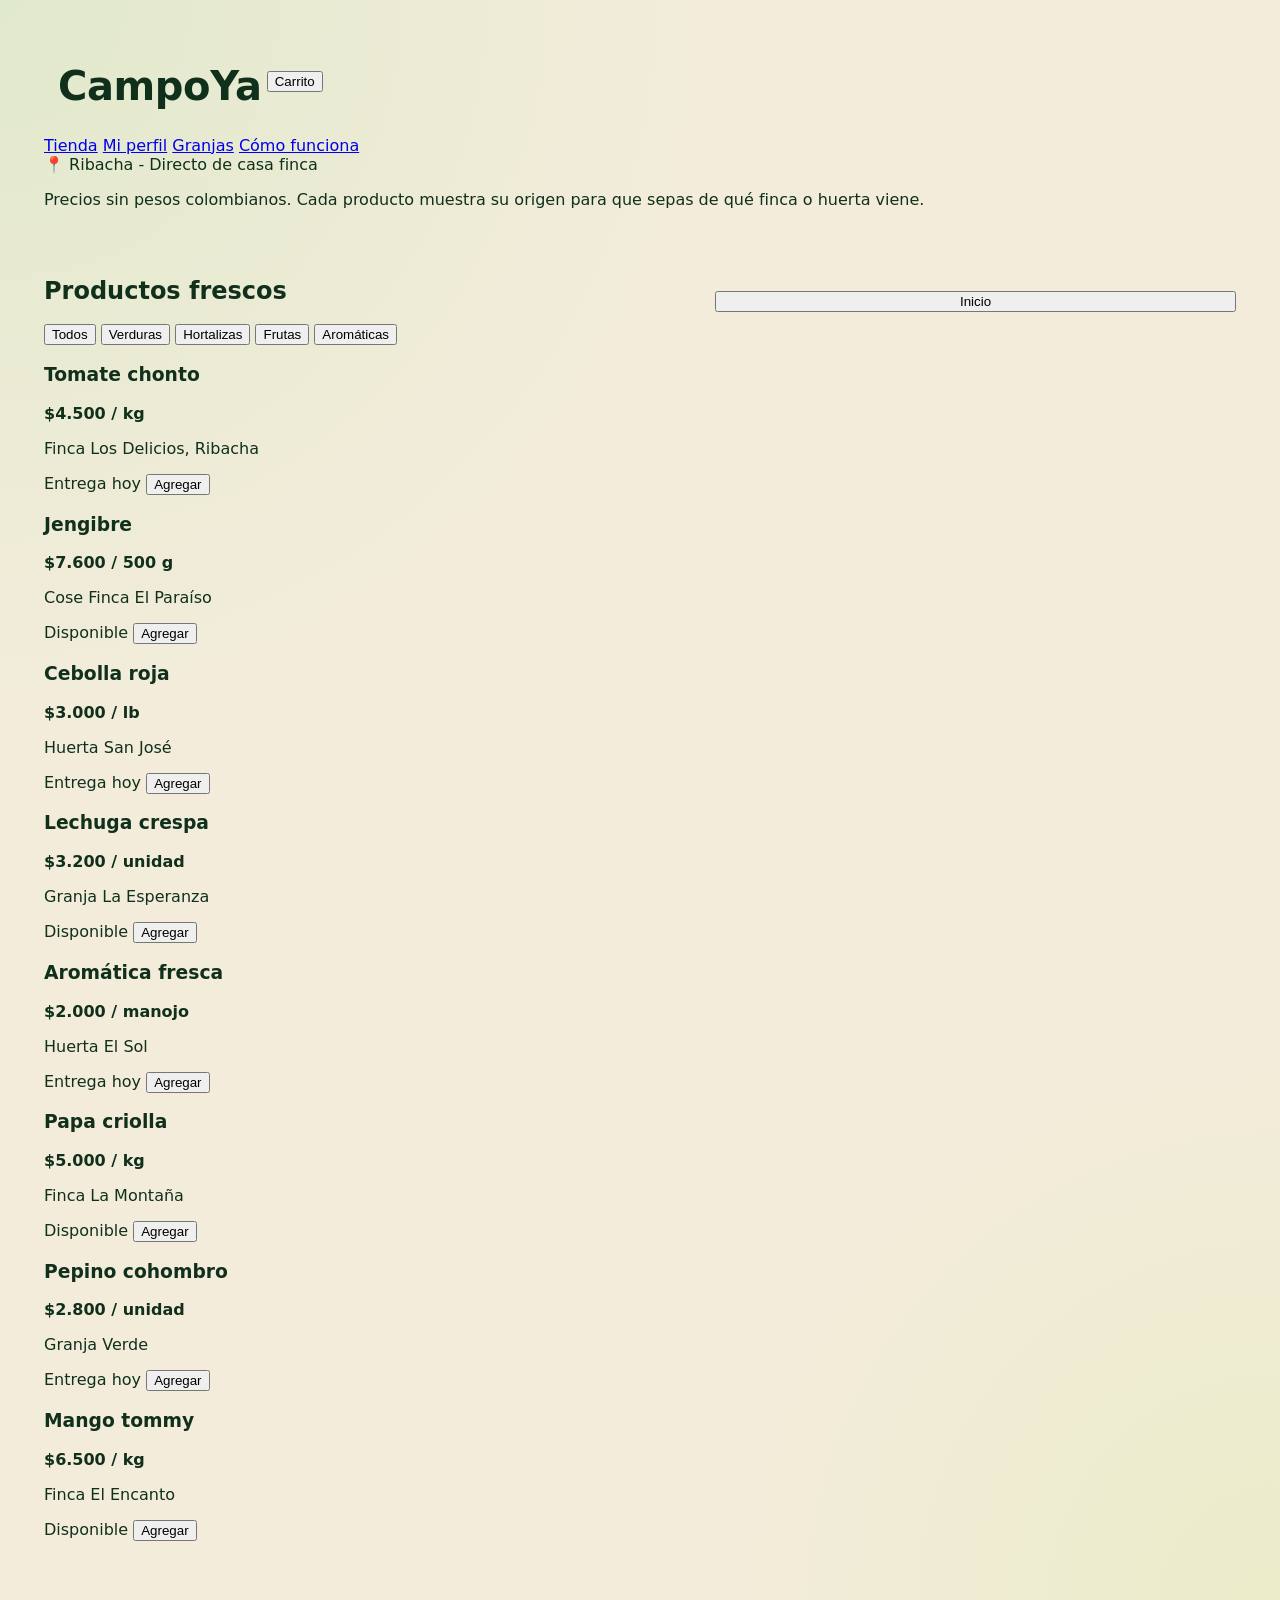
<file: Frontend/styles/product.html>
<!DOCTYPE html>
<html lang="es">
<head>
    <meta charset="UTF-8" />
    <meta name="viewport" content="width=device-width, initial-scale=1.0" />
    <title>CampoYa</title>
    <link rel="stylesheet" href="styles.css" />
</head>
<body>
<main class="page">
    <header class="header">
        <div class="brand">
            <div class="logo"></div>
            <h1>CampoYa</h1>
        </div>

        <button class="cart-btn">Carrito</button>
    </header>

    <nav class="nav">
        <a href="#">Tienda</a>
        <a href="#">Mi perfil</a>
        <a href="#">Granjas</a>
        <a href="#">Cómo funciona</a>
    </nav>

    <section class="location-box">
        <span>📍 Ribacha - Directo de casa finca</span>
        <p>
            Precios sin pesos colombianos. Cada producto muestra su origen
            para que sepas de qué finca o huerta viene.
        </p>
    </section>

    <section class="hero">
        <div>
            <h2>Productos frescos</h2>

            <div class="filters">
                <button class="active">Todos</button>
                <button>Verduras</button>
                <button>Hortalizas</button>
                <button>Frutas</button>
                <button>Aromáticas</button>
            </div>
        </div>

        <button class="home-btn">Inicio</button>
    </section>

    <section class="products">
        <article class="card">
            <div class="image tomato"></div>
            <div class="card-content">
                <h3>Tomate chonto</h3>
                <strong>$4.500 / kg</strong>
                <p>Finca Los Delicios, Ribacha</p>
                <div class="card-footer">
                    <span>Entrega hoy</span>
                    <button>Agregar</button>
                </div>
            </div>
        </article>

        <article class="card">
            <div class="image ginger"></div>
            <div class="card-content">
                <h3>Jengibre</h3>
                <strong>$7.600 / 500 g</strong>
                <p>Cose Finca El Paraíso</p>
                <div class="card-footer">
                    <span>Disponible</span>
                    <button>Agregar</button>
                </div>
            </div>
        </article>

        <article class="card">
            <div class="image onion"></div>
            <div class="card-content">
                <h3>Cebolla roja</h3>
                <strong>$3.000 / lb</strong>
                <p>Huerta San José</p>
                <div class="card-footer">
                    <span>Entrega hoy</span>
                    <button>Agregar</button>
                </div>
            </div>
        </article>

        <article class="card">
            <div class="image lettuce"></div>
            <div class="card-content">
                <h3>Lechuga crespa</h3>
                <strong>$3.200 / unidad</strong>
                <p>Granja La Esperanza</p>
                <div class="card-footer">
                    <span>Disponible</span>
                    <button>Agregar</button>
                </div>
            </div>
        </article>

        <article class="card">
            <div class="image herb"></div>
            <div class="card-content">
                <h3>Aromática fresca</h3>
                <strong>$2.000 / manojo</strong>
                <p>Huerta El Sol</p>
                <div class="card-footer">
                    <span>Entrega hoy</span>
                    <button>Agregar</button>
                </div>
            </div>
        </article>

        <article class="card">
            <div class="image potato"></div>
            <div class="card-content">
                <h3>Papa criolla</h3>
                <strong>$5.000 / kg</strong>
                <p>Finca La Montaña</p>
                <div class="card-footer">
                    <span>Disponible</span>
                    <button>Agregar</button>
                </div>
            </div>
        </article>

        <article class="card">
            <div class="image cucumber"></div>
            <div class="card-content">
                <h3>Pepino cohombro</h3>
                <strong>$2.800 / unidad</strong>
                <p>Granja Verde</p>
                <div class="card-footer">
                    <span>Entrega hoy</span>
                    <button>Agregar</button>
                </div>
            </div>
        </article>

        <article class="card">
            <div class="image mango"></div>
            <div class="card-content">
                <h3>Mango tommy</h3>
                <strong>$6.500 / kg</strong>
                <p>Finca El Encanto</p>
                <div class="card-footer">
                    <span>Disponible</span>
                    <button>Agregar</button>
                </div>
            </div>
        </article>
    </section>
</main>
</body>
</html>
</file>
<file: Frontend/CSS/styles.css>
:root {
            --bg: #f3ecdb;
            --surface: #ffffff;
            --surface-soft: #f7f3ea;
            --text: #10301b;
            --text-muted: #5f6b55;
            --green: #214b24;
            --green-soft: #e3f2d9;
            --accent: #f39c2d;
            --shadow: 0 20px 60px rgba(22, 42, 23, 0.08);
            --radius: 28px;
            --card-radius: 24px;
        }

        * {
            box-sizing: border-box;
        }

        body {
            margin: 0;
            font-family: Inter, system-ui, -apple-system, BlinkMacSystemFont, "Segoe UI", sans-serif;
            background: radial-gradient(circle at top left, rgba(198, 229, 181, 0.4), transparent 35%),
                        radial-gradient(circle at bottom right, rgba(227, 236, 186, 0.55), transparent 28%),
                        var(--bg);
            color: var(--text);
        }

        .page {
            max-width: 1240px;
            margin: 0 auto;
            padding: 36px 24px 64px;
        }

        .topbar {
            display: flex;
            align-items: center;
            justify-content: space-between;
            gap: 16px;
            flex-wrap: wrap;
        }

        .brand {
            display: inline-flex;
            align-items: center;
            gap: 14px;
            font-weight: 700;
            font-size: 1.25rem;
            letter-spacing: -0.02em;
                text-decoration: none;
                color: var(--text);
        }

        .brand-circle {
            width: 42px;
            height: 42px;
            border-radius: 50%;
            background: #3a6238;
            box-shadow: inset 0 0 0 1px rgba(255,255,255,0.1);
            text-decoration: none;
        }

        .nav-links {
            display: flex;
            gap: 26px;
            list-style: none;
            padding: 0;
            margin: 0;
            color: var(--text-muted);
            font-size: 0.96rem;
        }

        .nav-links li a {
            text-decoration: none;
            color: inherit;
            transition: color 0.2s ease;
        }

        .nav-links li a:hover {
            color: var(--green);
        }

        .login-btn {
            padding: 14px 24px;
            border-radius: 999px;
            border: none;
            background: var(--green);
            color: white;
            font-weight: 600;
            cursor: pointer;
            transition: transform 0.2s ease, box-shadow 0.2s ease;
        }

        .login-btn:hover {
            transform: translateY(-1px);
            box-shadow: 0 14px 30px rgba(33, 75, 36, 0.18);
        }

        .hero {
            display: grid;
            grid-template-columns: 1.2fr 1fr;
            gap: 46px;
            align-items: center;
            margin-top: 48px;
        }

        .hero-main {
            max-width: 620px;
        }

        .search-panel {
            display: inline-flex;
            align-items: center;
            gap: 16px;
            background: var(--surface);
            padding: 14px 18px;
            border-radius: 999px;
            box-shadow: var(--shadow);
            margin-top: 28px;
            border: 1px solid rgba(33, 75, 36, 0.08);
        }

        .search-panel span {
            display: inline-flex;
            align-items: center;
            gap: 10px;
            font-size: 0.92rem;
            color: var(--green);
        }

        .search-panel svg {
            width: 18px;
            height: 18px;
            color: var(--green);
        }

        .search-panel button {
            padding: 10px 24px;
            border-radius: 999px;
            border: none;
            background: var(--green);
            color: white;
            font-weight: 600;
            cursor: pointer;
            box-shadow: 0 10px 22px rgba(33, 75, 36, 0.22);
        }

        .hero-title {
            font-size: clamp(3rem, 4.5vw, 4.5rem);
            line-height: 0.95;
            margin: 26px 0 18px;
            letter-spacing: -0.06em;
        }

        .hero-title em {
            font-style: normal;
            font-weight: 700;
            color: #2d6b33;
        }

        .hero-copy {
            max-width: 560px;
            color: var(--text-muted);
            line-height: 1.85;
            font-size: 1rem;
        }

        .actions {
            display: flex;
            flex-wrap: wrap;
            gap: 14px;
            margin: 34px 0 40px;
        }

        .actions .primary,
        .actions .secondary {
            padding: 16px 28px;
            border-radius: 999px;
            font-weight: 700;
            border: none;
            cursor: pointer;
        }

        .actions .primary {
            color: white;
            background: linear-gradient(135deg, #e5891f, #f5b24e);
        }

        .actions .secondary {
            background: var(--surface);
            color: var(--text);
            box-shadow: 0 18px 40px rgba(20, 40, 24, 0.08);
        }

        .stats-grid {
            display: grid;
            grid-template-columns: repeat(3, minmax(0, 1fr));
            gap: 18px;
        }

        .stat-card {
            padding: 24px;
            border-radius: 24px;
            background: var(--surface);
            box-shadow: var(--shadow);
        }

        .stat-card strong {
            display: block;
            font-size: 1.25rem;
            margin-bottom: 10px;
        }

        .stat-card span {
            color: var(--text-muted);
            font-size: 0.95rem;
            line-height: 1.7;
        }

        .hero-visual {
            position: relative;
            min-height: 520px;
            display: flex;
            align-items: center;
            justify-content: center;
        }

        .visual-card {
            position: relative;
            width: 100%;
            height: 100%;
            min-height: 520px;
            border-radius: 38px;
            background: linear-gradient(180deg, #e9f0dc 0%, #d6e7bc 100%);
            box-shadow: var(--shadow);
            overflow: hidden;
        }

        .circle-dot {
            position: absolute;
            border-radius: 50%;
            background: rgba(80, 135, 71, 0.65);
            filter: blur(1px);
        }

        .circle-dot.small { width: 90px; height: 90px; top: 40px; left: 60px; }
        .circle-dot.medium { width: 120px; height: 120px; top: 100px; right: 70px; }
        .circle-dot.large { width: 130px; height: 130px; bottom: 90px; left: 110px; background: rgba(139, 170, 105, 0.9); }

        .visual-box {
            position: absolute;
            width: 260px;
            height: 220px;
            border-radius: 32px;
            background: rgba(255,255,255,0.72);
            backdrop-filter: blur(10px);
            border: 1px solid rgba(255,255,255,0.9);
            box-shadow: 0 20px 40px rgba(22, 42, 23, 0.08);
        }

        .visual-box.top {
            top: 36px;
            right: -20px;
            transform: rotate(6deg);
        }

        .visual-box.bottom {
            bottom: 40px;
            left: 28px;
            width: 240px;
            height: 180px;
            object-fit: cover;
            background: linear-gradient(180deg, #fff3d0 0%, #f8e8c4 100%);
        }

        .info-bubble {
            position: absolute;
            bottom: 34px;
            right: 26px;
            width: 100%;
            max-width: 320px;
            padding: 18px 20px;
            border-radius: 30px;
            background: white;
            box-shadow: 0 24px 48px rgba(20, 50, 24, 0.12);
            display: flex;
            gap: 16px;
            align-items: center;
        }

        .info-icon {
            width: 46px;
            height: 46px;
            border-radius: 18px;
            background: linear-gradient(135deg, #e7f4db, #d2e7ba);
            display: grid;
            place-items: center;
            box-shadow: inset 0 0 0 1px rgba(33,75,36,0.08);
        }

        .info-icon svg {
            width: 26px;
            height: 26px;
        }

        .info-text strong {
            display: block;
            font-size: 0.98rem;
            margin-bottom: 6px;
        }

        .info-text small {
            color: var(--text-muted);
            font-size: 0.92rem;
            line-height: 1.6;
        }

       

        @import url('https://fonts.googleapis.com/css2?family=Inter:wght@400;500;600;700&display=swap');

:root {
  --bg: #f3eedf;
  --green: #1e4620;
  --green-mid: #2d6433;
  --green-soft: #e4f0d8;
  --text: #111a10;
  --muted: #5a6b52;
  --surface: #ffffff;
  --accent: #e07e1b;
  --border: rgba(30,70,32,0.1);
}

* { box-sizing: border-box; margin: 0; padding: 0; }

body {
  font-family: 'Inter', system-ui, sans-serif;
  background: var(--bg);
  color: var(--text);
  min-height: 100vh;
}

/* NAV */
nav {
  display: flex;
  align-items: center;
  justify-content: space-between;
  padding: 20px 48px;
  background: rgba(243,238,223,0.85);
  backdrop-filter: blur(10px);
  position: sticky;
  top: 0;
  z-index: 10;
  border-bottom: 1px solid var(--border);
}

.brand {
  display: flex;
  align-items: center;
  gap: 10px;
  font-weight: 700;
  font-size: 1.15rem;
  color: var(--green);
  text-decoration: none;
}

.brand-dot {
  width: 32px;
  height: 32px;
  border-radius: 50%;
  background: var(--green);
}

.nav-links {
  display: flex;
  gap: 32px;
  list-style: none;
}

.nav-links a {
  text-decoration: none;
  color: var(--muted);
  font-size: 0.9rem;
  font-weight: 500;
  transition: color 0.2s;
}

.nav-links a:hover { color: var(--green); }

.nav-actions {
  display: flex;
  align-items: center;
  gap: 12px;
}

.btn-ghost {
  padding: 9px 20px;
  border-radius: 999px;
  border: 1.5px solid var(--green);
  background: transparent;
  color: var(--green);
  font-weight: 600;
  font-size: 0.88rem;
  cursor: pointer;
  transition: all 0.2s;
}

.btn-ghost:hover {
  background: var(--green);
  color: white;
}

.btn-primary {
  padding: 9px 20px;
  border-radius: 999px;
  border: none;
  background: var(--green);
  color: white;
  font-weight: 600;
  font-size: 0.88rem;
  cursor: pointer;
  transition: all 0.2s;
}

.btn-primary:hover { background: var(--green-mid); }

/* HERO */
.hero {
  max-width: 1100px;
  margin: 0 auto;
  padding: 80px 48px 60px;
  display: grid;
  grid-template-columns: 1fr 1fr;
  gap: 64px;
  align-items: center;
}

.hero-badge {
  display: inline-flex;
  align-items: center;
  gap: 8px;
  background: var(--green-soft);
  color: var(--green);
  padding: 6px 14px;
  border-radius: 999px;
  font-size: 0.82rem;
  font-weight: 600;
  margin-bottom: 24px;
}

.hero-badge span {
  width: 6px;
  height: 6px;
  border-radius: 50%;
  background: #4caf50;
  animation: pulse 2s infinite;
}

@keyframes pulse {
  0%, 100% { opacity: 1; }
  50% { opacity: 0.4; }
}

h1 {
  font-size: clamp(2.4rem, 4vw, 3.6rem);
  line-height: 1.05;
  letter-spacing: -0.04em;
  font-weight: 700;
  margin-bottom: 20px;
  color: var(--text);
}

h1 em {
  font-style: normal;
  color: var(--green-mid);
}

.hero-desc {
  color: var(--muted);
  font-size: 1rem;
  line-height: 1.75;
  margin-bottom: 36px;
  max-width: 440px;
}

.hero-cta {
  display: flex;
  gap: 12px;
  flex-wrap: wrap;
}

.btn-cta {
  padding: 14px 28px;
  border-radius: 999px;
  border: none;
  background: var(--accent);
  color: white;
  font-weight: 700;
  font-size: 0.95rem;
  cursor: pointer;
  transition: all 0.2s;
}

.btn-cta:hover { background: #c76d10; }

.btn-secondary {
  padding: 14px 28px;
  border-radius: 999px;
  border: 1.5px solid var(--border);
  background: var(--surface);
  color: var(--text);
  font-weight: 600;
  font-size: 0.95rem;
  cursor: pointer;
  transition: all 0.2s;
}

.btn-secondary:hover { border-color: var(--green); }

/* VISUAL */
.hero-visual { position: relative; }

.visual-main {
  background: linear-gradient(160deg, #c8e6a0 0%, #8fc45a 100%);
  border-radius: 28px;
  height: 400px;
  position: relative;
  overflow: hidden;
  display: flex;
  align-items: flex-end;
  padding: 24px;
}

.leaf-bg {
  position: absolute;
  top: -20px;
  right: -20px;
  width: 200px;
  height: 200px;
  background: rgba(255,255,255,0.12);
  border-radius: 50%;
}

.leaf-bg-2 {
  position: absolute;
  bottom: 40px;
  left: -30px;
  width: 150px;
  height: 150px;
  background: rgba(255,255,255,0.08);
  border-radius: 50%;
}

.product-float {
  background: white;
  border-radius: 18px;
  padding: 14px 18px;
  display: flex;
  align-items: center;
  gap: 14px;
  box-shadow: 0 8px 32px rgba(0,0,0,0.12);
  width: 100%;
  position: relative;
  z-index: 2;
}

.product-emoji {
  font-size: 2rem;
  width: 52px;
  height: 52px;
  background: var(--green-soft);
  border-radius: 12px;
  display: grid;
  place-items: center;
}

.product-info strong {
  display: block;
  font-size: 0.95rem;
  font-weight: 700;
  color: var(--text);
}

.product-info span {
  font-size: 0.82rem;
  color: var(--muted);
}

.product-timer {
  margin-left: auto;
  background: var(--green-soft);
  color: var(--green);
  padding: 4px 10px;
  border-radius: 8px;
  font-size: 0.78rem;
  font-weight: 700;
}

.tag-float {
  position: absolute;
  top: 24px;
  left: 24px;
  background: white;
  border-radius: 12px;
  padding: 10px 14px;
  font-size: 0.82rem;
  font-weight: 600;
  color: var(--green);
  box-shadow: 0 4px 16px rgba(0,0,0,0.1);
  z-index: 2;
}

/* STATS */
.stats {
  display: grid;
  grid-template-columns: repeat(3, 1fr);
  gap: 1px;
  background: var(--border);
  border-top: 1px solid var(--border);
  border-bottom: 1px solid var(--border);
}

.stat {
  background: var(--bg);
  padding: 28px 32px;
  text-align: center;
}

.stat strong {
  display: block;
  font-size: 1.8rem;
  font-weight: 700;
  color: var(--green);
  letter-spacing: -0.03em;
}

.stat span {
  font-size: 0.85rem;
  color: var(--muted);
  line-height: 1.5;
}

/* HOW */
.how {
  max-width: 1100px;
  margin: 0 auto;
  padding: 72px 48px;
}

.section-label {
  font-size: 0.8rem;
  font-weight: 600;
  letter-spacing: 0.1em;
  text-transform: uppercase;
  color: var(--green-mid);
  margin-bottom: 12px;
}

.how h2 {
  font-size: 2rem;
  font-weight: 700;
  letter-spacing: -0.03em;
  margin-bottom: 48px;
}

.steps {
  display: grid;
  grid-template-columns: repeat(3, 1fr);
  gap: 24px;
}

.step {
  background: var(--surface);
  border-radius: 20px;
  padding: 28px;
  border: 1px solid var(--border);
}

.step-num {
  width: 36px;
  height: 36px;
  border-radius: 10px;
  background: var(--green-soft);
  color: var(--green);
  font-weight: 700;
  font-size: 0.9rem;
  display: grid;
  place-items: center;
  margin-bottom: 16px;
}

.step h3 {
  font-size: 1rem;
  font-weight: 700;
  margin-bottom: 8px;
}

.step p {
  font-size: 0.88rem;
  color: var(--muted);
  line-height: 1.65;
}

/* FOOTER CTA */
.footer-cta {
  background: var(--green);
  padding: 64px 48px;
  text-align: center;
}

.footer-cta h2 {
  font-size: 2rem;
  font-weight: 700;
  color: white;
  letter-spacing: -0.03em;
  margin-bottom: 12px;
}

.footer-cta p {
  color: rgba(255,255,255,0.65);
  margin-bottom: 28px;
  font-size: 0.95rem;
}

.btn-white {
  padding: 14px 32px;
  border-radius: 999px;
  border: none;
  background: white;
  color: var(--green);
  font-weight: 700;
  font-size: 0.95rem;
  cursor: pointer;
  transition: all 0.2s;
}

.btn-white:hover { background: var(--green-soft); }

/* RESPONSIVE */
@media (max-width: 900px) {
  nav { padding: 16px 24px; }
  .nav-links { display: none; }
  .hero { grid-template-columns: 1fr; padding: 48px 24px; gap: 36px; }
  .hero-visual { order: -1; }
  .visual-main { height: 280px; }
  .stats { grid-template-columns: 1fr; }
  .how { padding: 48px 24px; }
  .steps { grid-template-columns: 1fr; }
  .footer-cta { padding: 48px 24px; }
}
</file>
<file: Frontend/styles/styles.css>
:root {
            --bg: #f3ecdb;
            --surface: #ffffff;
            --surface-soft: #f7f3ea;
            --text: #10301b;
            --text-muted: #5f6b55;
            --green: #214b24;
            --green-soft: #e3f2d9;
            --accent: #f39c2d;
            --shadow: 0 20px 60px rgba(22, 42, 23, 0.08);
            --radius: 28px;
            --card-radius: 24px;
        }

        * {
            box-sizing: border-box;
        }

        body {
            margin: 0;
            font-family: Inter, system-ui, -apple-system, BlinkMacSystemFont, "Segoe UI", sans-serif;
            background: radial-gradient(circle at top left, rgba(198, 229, 181, 0.4), transparent 35%),
                        radial-gradient(circle at bottom right, rgba(227, 236, 186, 0.55), transparent 28%),
                        var(--bg);
            color: var(--text);
        }

        .page {
            max-width: 1240px;
            margin: 0 auto;
            padding: 36px 24px 64px;
        }

        .topbar {
            display: flex;
            align-items: center;
            justify-content: space-between;
            gap: 16px;
            flex-wrap: wrap;
        }

        .brand {
            display: inline-flex;
            align-items: center;
            gap: 14px;
            font-weight: 700;
            font-size: 1.25rem;
            letter-spacing: -0.02em;
                text-decoration: none;
                color: var(--text);
        }

        .brand-circle {
            width: 42px;
            height: 42px;
            border-radius: 50%;
            background: #3a6238;
            box-shadow: inset 0 0 0 1px rgba(255,255,255,0.1);
            text-decoration: none;
        }

        .nav-links {
            display: flex;
            gap: 26px;
            list-style: none;
            padding: 0;
            margin: 0;
            color: var(--text-muted);
            font-size: 0.96rem;
        }

        .nav-links li a {
            text-decoration: none;
            color: inherit;
            transition: color 0.2s ease;
        }

        .nav-links li a:hover {
            color: var(--green);
        }

        .login-btn {
            padding: 14px 24px;
            border-radius: 999px;
            border: none;
            background: var(--green);
            color: white;
            font-weight: 600;
            cursor: pointer;
            transition: transform 0.2s ease, box-shadow 0.2s ease;
        }

        .login-btn:hover {
            transform: translateY(-1px);
            box-shadow: 0 14px 30px rgba(33, 75, 36, 0.18);
        }

        .hero {
            display: grid;
            grid-template-columns: 1.2fr 1fr;
            gap: 46px;
            align-items: center;
            margin-top: 48px;
        }

        .hero-main {
            max-width: 620px;
        }

        .search-panel {
            display: inline-flex;
            align-items: center;
            gap: 16px;
            background: var(--surface);
            padding: 14px 18px;
            border-radius: 999px;
            box-shadow: var(--shadow);
            margin-top: 28px;
            border: 1px solid rgba(33, 75, 36, 0.08);
        }

        .search-panel span {
            display: inline-flex;
            align-items: center;
            gap: 10px;
            font-size: 0.92rem;
            color: var(--green);
        }

        .search-panel svg {
            width: 18px;
            height: 18px;
            color: var(--green);
        }

        .search-panel button {
            padding: 10px 24px;
            border-radius: 999px;
            border: none;
            background: var(--green);
            color: white;
            font-weight: 600;
            cursor: pointer;
            box-shadow: 0 10px 22px rgba(33, 75, 36, 0.22);
        }

        .hero-title {
            font-size: clamp(3rem, 4.5vw, 4.5rem);
            line-height: 0.95;
            margin: 26px 0 18px;
            letter-spacing: -0.06em;
        }

        .hero-title em {
            font-style: normal;
            font-weight: 700;
            color: #2d6b33;
        }

        .hero-copy {
            max-width: 560px;
            color: var(--text-muted);
            line-height: 1.85;
            font-size: 1rem;
        }

        .actions {
            display: flex;
            flex-wrap: wrap;
            gap: 14px;
            margin: 34px 0 40px;
        }

        .actions .primary,
        .actions .secondary {
            padding: 16px 28px;
            border-radius: 999px;
            font-weight: 700;
            border: none;
            cursor: pointer;
        }

        .actions .primary {
            color: white;
            background: linear-gradient(135deg, #e5891f, #f5b24e);
        }

        .actions .secondary {
            background: var(--surface);
            color: var(--text);
            box-shadow: 0 18px 40px rgba(20, 40, 24, 0.08);
        }

        .stats-grid {
            display: grid;
            grid-template-columns: repeat(3, minmax(0, 1fr));
            gap: 18px;
        }

        .stat-card {
            padding: 24px;
            border-radius: 24px;
            background: var(--surface);
            box-shadow: var(--shadow);
        }

        .stat-card strong {
            display: block;
            font-size: 1.25rem;
            margin-bottom: 10px;
        }

        .stat-card span {
            color: var(--text-muted);
            font-size: 0.95rem;
            line-height: 1.7;
        }

        .hero-visual {
            position: relative;
            min-height: 520px;
            display: flex;
            align-items: center;
            justify-content: center;
        }

        .visual-card {
            position: relative;
            width: 100%;
            height: 100%;
            min-height: 520px;
            border-radius: 38px;
            background: linear-gradient(180deg, #e9f0dc 0%, #d6e7bc 100%);
            box-shadow: var(--shadow);
            overflow: hidden;
        }

        .circle-dot {
            position: absolute;
            border-radius: 50%;
            background: rgba(80, 135, 71, 0.65);
            filter: blur(1px);
        }

        .circle-dot.small { width: 90px; height: 90px; top: 40px; left: 60px; }
        .circle-dot.medium { width: 120px; height: 120px; top: 100px; right: 70px; }
        .circle-dot.large { width: 130px; height: 130px; bottom: 90px; left: 110px; background: rgba(139, 170, 105, 0.9); }

        .visual-box {
            position: absolute;
            width: 260px;
            height: 220px;
            border-radius: 32px;
            background: rgba(255,255,255,0.72);
            backdrop-filter: blur(10px);
            border: 1px solid rgba(255,255,255,0.9);
            box-shadow: 0 20px 40px rgba(22, 42, 23, 0.08);
        }

        .visual-box.top {
            top: 36px;
            right: -20px;
            transform: rotate(6deg);
        }

        .visual-box.bottom {
            bottom: 40px;
            left: 28px;
            width: 240px;
            height: 180px;
            object-fit: cover;
            background: linear-gradient(180deg, #fff3d0 0%, #f8e8c4 100%);
        }

        .info-bubble {
            position: absolute;
            bottom: 34px;
            right: 26px;
            width: 100%;
            max-width: 320px;
            padding: 18px 20px;
            border-radius: 30px;
            background: white;
            box-shadow: 0 24px 48px rgba(20, 50, 24, 0.12);
            display: flex;
            gap: 16px;
            align-items: center;
        }

        .info-icon {
            width: 46px;
            height: 46px;
            border-radius: 18px;
            background: linear-gradient(135deg, #e7f4db, #d2e7ba);
            display: grid;
            place-items: center;
            box-shadow: inset 0 0 0 1px rgba(33,75,36,0.08);
        }

        .info-icon svg {
            width: 26px;
            height: 26px;
        }

        .info-text strong {
            display: block;
            font-size: 0.98rem;
            margin-bottom: 6px;
        }

        .info-text small {
            color: var(--text-muted);
            font-size: 0.92rem;
            line-height: 1.6;
        }
</file>
<file: Frontend/styles/estilologin.css>
@media (max-width: 980px) {
    .hero {
        grid-template-columns: 1fr;
        
    }

    .stats-grid {
        grid-template-columns: 1fr;
    }

    .hero-visual {
        min-height: 460px;
    }
}

@media (max-width: 720px) {
    .topbar {
        flex-direction: column;
        align-items: flex-start;
    }

    .nav-links {
        flex-wrap: wrap;
        gap: 12px;
    }

    .hero {
        margin-top: 28px;
    }

    .hero-title {
        font-size: 2.8rem;
    }

    .search-panel {
        flex-wrap: wrap;
        justify-content: center;
        text-align: center;
    }

    .actions {
        justify-content: center;
    }
}

.admin-login {
    min-height: 100vh;
    display: grid;
    place-items: center;
    background-image: url('fondo-admin.png');
    background-size: cover;
    background-position: center;
    background-repeat: no-repeat;
}

.admin-login .page {
    max-width: 680px;
    width: 100%;
    padding: 36px 24px;
    background: rgba(255, 255, 255, 0.85);
    border-radius: 36px;
    box-shadow: 0 30px 80px rgba(15, 35, 15, 0.16);
}

.admin-login .hero {
    display: grid;
    place-items: center;
    gap: 28px;
}

.login-panel,
.admin-panel {
    background: var(--surface);
    border-radius: 32px;
    padding: 36px;
    box-shadow: var(--shadow);
    max-width: 560px;
    width: 100%;
}

.login-panel h1,
.admin-panel h1 {
    margin-top: 0;
    font-size: 2.2rem;
    letter-spacing: -0.04em;
}

.login-panel p,
.admin-panel p {
    color: var(--text-muted);
    line-height: 1.8;
    margin-bottom: 28px;
}

.login-panel label {
    display: block;
    margin-bottom: 18px;
    font-weight: 600;
    color: var(--text-muted);
    font-size: 0.95rem;
}

.login-panel input {
    width: 100%;
    margin-top: 10px;
    padding: 14px 16px;
    border-radius: 18px;
    border: 1px solid rgba(33, 75, 36, 0.16);
    background: var(--surface-soft);
    color: var(--text);
    font-size: 1rem;
}

.login-panel button {
    margin-top: 8px;
    padding: 14px 24px;
    border-radius: 999px;
    border: none;
    background: var(--green);
    color: white;
    font-weight: 600;
    cursor: pointer;
    box-shadow: 0 10px 22px rgba(33, 75, 36, 0.22);

}

.error-msg {
    color: #b3261e;
    min-height: 1.2rem;
    margin-bottom: 8px;
    font-size: 0.95rem;
}

.admin-header {
    display: flex;
    justify-content: space-between;
    align-items: center;
    gap: 18px;
    flex-wrap: wrap;
    margin-bottom: 32px;
}

.admin-content {
    display: grid;
    gap: 20px;
}

.admin-card {
    background: var(--surface-soft);
    padding: 24px;
    border-radius: 28px;
    border: 1px solid rgba(33, 75, 36, 0.08);
}

.admin-card h2,
.admin-card h3 {
    margin-top: 0;
}

.admin-card ul {
    padding-left: 20px;
    margin: 0;
    color: var(--text-muted);
}

.admin-card li {
    margin-bottom: 8px;
}

.register-panel {
    background: var(--surface);
    border-radius: 32px;
    padding: 36px;
    box-shadow: var(--shadow);
    max-width: 560px;
    width: 100%;
}

.register-panel h1 {
    margin-top: 0;
    font-size: 2.2rem;
    letter-spacing: -0.04em;
}

.register-panel p {
    color: var(--text-muted);
    line-height: 1.8;
    margin-bottom: 28px;
}

.register-panel label {
    display: block;
    margin-bottom: 18px;
    font-weight: 600;
    color: var(--text-muted);
    font-size: 0.95rem;
}

.register-panel input {
    width: 100%;
    margin-top: 10px;
    padding: 14px 16px;
    border-radius: 18px;
    border: 1px solid rgba(33, 75, 36, 0.16);
    background: var(--surface-soft);
    color: var(--text);
    font-size: 1rem;
}

.register-panel button {
    margin-top: 8px;
    padding: 14px 24px;
    border-radius: 999px;
    border: none;
    background: var(--green);
    color: white;
    font-weight: 600;
    cursor: pointer;
    box-shadow: 0 10px 22px rgba(33, 75, 36, 0.22);
    width: 100%;
}

.success-msg {
    color: #2d6b33;
    min-height: 1.2rem;
    margin-bottom: 8px;
    font-size: 0.95rem;
    font-weight: 600;
}

.form-footer {
    margin-top: 24px;
    text-align: center;
}

.form-footer p {
    margin: 0;
    color: var(--text-muted);
    font-size: 0.95rem;
}

.form-footer a {
    color: var(--green);
    text-decoration: none;
    font-weight: 600;
    transition: color 0.2s ease;
}

.form-footer a:hover {
    color: #1a3a1a;
}

.role-selector {
    margin: 24px 0;
}

.role-selector > label {
    display: block;
    font-weight: 600;
    color: var(--text-muted);
    font-size: 0.95rem;
    margin-bottom: 12px;
}

.role-buttons {
    display: grid;
    grid-template-columns: 1fr 1fr;
    gap: 14px;
}

.role-btn {
    padding: 16px 14px;
    border-radius: 18px;
    border: 2px solid rgba(33, 75, 36, 0.2);
    background: var(--surface-soft);
    color: var(--text);
    font-weight: 600;
    cursor: pointer;
    font-size: 0.95rem;
    display: flex;
    flex-direction: column;
    align-items: center;
    gap: 8px;
    transition: all 0.2s ease;
}

.role-btn:hover {
    border-color: var(--green);
    background: var(--green-soft);
}

.role-btn.active {
    border-color: var(--green);
    background: var(--green);
    color: white;
}

.role-icon {
    font-size: 1.5rem;
}
</file>
<file: Frontend/CSS/carrito.css>
:root {
    --bg:           #f3ecdb;
    --surface:      #ffffff;
    --surface-soft: #f8f2e5;
    --text:         #10301b;
    --text-muted:   #5f6b55;
    --green:        #214b24;
    --green-light:  #e3f2d9;
    --border:       rgba(16, 48, 27, 0.08);
    --radius:       24px;
    --shadow:       0 20px 44px rgba(20, 46, 30, 0.10);
}

*, *::before, *::after { box-sizing: border-box; }

body {
    margin: 0;
    font-family: Inter, system-ui, -apple-system, sans-serif;
    background:
        radial-gradient(circle at top left,  rgba(198,229,181,0.35), transparent 30%),
        radial-gradient(circle at bottom right, rgba(227,236,186,0.6), transparent 30%),
        var(--bg);
    color: var(--text);
}

.page {
    max-width: 1200px;
    margin: 0 auto;
    padding: 36px 28px 64px;
}

/* ── Topbar ── */
.topbar {
    display: grid;
    grid-template-columns: auto 1fr auto;
    align-items: center;
    gap: 16px;
    margin-bottom: 40px;
    padding-bottom: 24px;
    border-bottom: 1px solid var(--border);
}

.brand {
    display: inline-flex;
    align-items: center;
    gap: 12px;
    font-size: 1.15rem;
    font-weight: 700;
    text-decoration: none;
    color: var(--text);
}

.brand-circle {
    width: 38px;
    height: 38px;
    border-radius: 50%;
    background: var(--green);
    flex-shrink: 0;
}

.nav-links {
    display: flex;
    justify-content: center;
    gap: 32px;
    list-style: none;
    padding: 0;
    margin: 0;
    font-size: 0.9rem;
    font-weight: 600;
}

.nav-links li a {
    text-decoration: none;
    color: var(--text-muted);
    transition: color 0.2s;
}

.nav-links li a:hover { color: var(--green); }

.back-button {
    padding: 10px 22px;
    border-radius: 999px;
    border: 1.5px solid var(--border);
    background: var(--surface);
    color: var(--text);
    font-weight: 600;
    font-size: 0.88rem;
    font-family: inherit;
    cursor: pointer;
    transition: all 0.2s ease;
}

.back-button:hover {
    border-color: var(--green);
    color: var(--green);
}

/* ── Layout principal ── */
.hero {
    display: grid;
    grid-template-columns: 1fr 380px;
    gap: 32px;
    align-items: start;
}

.hero-title {
    font-size: clamp(2.2rem, 4vw, 3.5rem);
    line-height: 1;
    margin: 0 0 24px;
    letter-spacing: -0.05em;
}

.hero-title em {
    font-style: normal;
    color: #2f6933;
}

/* ── Sección carrito ── */
.cart-section {
    background: var(--surface);
    border: 1px solid var(--border);
    border-radius: var(--radius);
    padding: 24px 26px;
    box-shadow: var(--shadow);
}

.cart-header {
    display: flex;
    align-items: baseline;
    justify-content: space-between;
    gap: 12px;
    margin-bottom: 4px;
}

.cart-header h2 {
    margin: 0;
    font-size: 1.4rem;
    letter-spacing: -0.03em;
}

.item-count {
    color: var(--text-muted);
    font-size: 0.88rem;
    font-weight: 500;
}

.divider {
    height: 1px;
    background: var(--border);
    margin: 16px 0 20px;
    border: none;
}

/* ── Item del carrito ── */
.cart-item {
    display: grid;
    grid-template-columns: auto 1fr auto;
    gap: 16px;
    align-items: center;
    padding: 16px;
    border-radius: 18px;
    background: var(--surface-soft);
    border: 1px solid var(--border);
    margin-bottom: 12px;
    transition: box-shadow 0.2s;
}

.cart-item:last-child { margin-bottom: 0; }
.cart-item:hover { box-shadow: 0 6px 20px rgba(20,46,30,0.08); }

.item-image {
    width: 80px;
    aspect-ratio: 1;
    border-radius: 14px;
    overflow: hidden;
    display: grid;
    place-items: center;
    background: var(--surface);
    border: 1px solid var(--border);
}

.item-image img {
    width: 100%;
    height: 100%;
    object-fit: cover;
}

.item-info {
    display: flex;
    flex-direction: column;
    gap: 8px;
}

.item-title {
    margin: 0;
    font-size: 0.95rem;
    font-weight: 700;
}

.item-price {
    color: #2f6933;
    font-weight: 700;
    font-size: 0.9rem;
}

.item-price span {
    color: var(--text-muted);
    font-weight: 500;
    margin-left: 4px;
}

.quantity-pill {
    display: inline-flex;
    align-items: center;
    gap: 4px;
    padding: 6px 12px;
    border-radius: 999px;
    background: var(--surface);
    border: 1px solid var(--border);
    font-size: 0.85rem;
    width: fit-content;
}

.item-total {
    font-size: 0.95rem;
    font-weight: 700;
}

/* ── Resumen ── */
.summary-card {
    background: var(--surface);
    border-radius: var(--radius);
    padding: 24px;
    border: 1px solid var(--border);
    box-shadow: var(--shadow);
    position: sticky;
    top: 28px;
    align-self: start;
}

.summary-card h3 {
    margin: 0 0 18px;
    font-size: 1.05rem;
    font-weight: 700;
}

.summary-row {
    display: flex;
    justify-content: space-between;
    gap: 16px;
    margin-bottom: 12px;
    color: var(--text-muted);
    font-size: 0.9rem;
}

.summary-row.total {
    margin-top: 4px;
    font-weight: 700;
    color: var(--text);
    font-size: 1rem;
}

.summary-card button {
    width: 100%;
    margin-top: 18px;
    padding: 14px 18px;
    border: none;
    border-radius: 14px;
    background: var(--green);
    color: white;
    font-size: 0.95rem;
    font-weight: 700;
    font-family: inherit;
    cursor: pointer;
    display: inline-flex;
    justify-content: center;
    align-items: center;
    gap: 8px;
    transition: transform 0.2s ease, box-shadow 0.2s ease;
    box-shadow: 0 8px 20px rgba(33,75,36,0.18);
}

.summary-card button:hover {
    transform: translateY(-1px);
    box-shadow: 0 12px 26px rgba(33,75,36,0.24);
}

.summary-card button svg {
    width: 16px;
    height: 16px;
    stroke: currentColor;
    stroke-width: 2;
    fill: none;
}

/* ── Responsive ── */
@media (max-width: 1024px) {
    .hero { grid-template-columns: 1fr; }
    .summary-card { position: static; }
    .topbar { grid-template-columns: auto auto; justify-content: space-between; }
    .nav-links { display: none; }
}

@media (max-width: 680px) {
    .page { padding: 24px 16px 48px; }
    .hero-title { font-size: 2.2rem; }
    .cart-item { grid-template-columns: 1fr; }
    .item-total { justify-self: start; }
}
</file>
<file: Frontend/CSS/granjero.css>
/* Hero del granjero */
.granjero-hero {
    display: flex;
    justify-content: space-between;
    align-items: center;
    background: var(--surface);
    padding: 28px 32px;
    border-radius: 24px;
    box-shadow: var(--shadow);
    margin-top: 36px;
    margin-bottom: 28px;
}

.granjero-bienvenida h1 {
    margin: 0 0 6px 0;
    font-size: 2rem;
    letter-spacing: -0.04em;
}

.granjero-bienvenida p {
    margin: 0;
    color: var(--text-muted);
    font-size: 1rem;
}

.granjero-stats {
    display: flex;
    gap: 24px;
}

.gstat {
    text-align: center;
    background: var(--surface-soft);
    padding: 16px 28px;
    border-radius: 16px;
}

.gstat strong {
    display: block;
    font-size: 2rem;
    color: var(--green);
    letter-spacing: -0.04em;
}

.gstat span {
    font-size: 0.85rem;
    color: var(--text-muted);
}

/* Grid de dos columnas */
.granjero-grid {
    display: grid;
    grid-template-columns: 1fr 1fr;
    gap: 24px;
}

/* Cards */
.granjero-card {
    background: var(--surface);
    padding: 28px;
    border-radius: 24px;
    box-shadow: var(--shadow);
}

.granjero-card h2 {
    margin: 0 0 6px 0;
    font-size: 1.3rem;
    letter-spacing: -0.03em;
}

.card-desc {
    color: var(--text-muted);
    font-size: 0.9rem;
    margin: 0 0 24px 0;
    line-height: 1.6;
}

/* Formulario */
.form-group {
    margin-bottom: 18px;
}

.form-group label {
    display: block;
    font-weight: 600;
    color: var(--text-muted);
    font-size: 0.9rem;
    margin-bottom: 8px;
}

.form-group input,
.form-group select,
.form-group textarea {
    width: 100%;
    padding: 12px 16px;
    border-radius: 14px;
    border: 1px solid rgba(33, 75, 36, 0.16);
    background: var(--surface-soft);
    color: var(--text);
    font-size: 0.95rem;
    font-family: inherit;
    transition: border-color 0.2s ease;
}

.form-group input:focus,
.form-group select:focus,
.form-group textarea:focus {
    outline: none;
    border-color: var(--green);
}

.form-group textarea {
    resize: vertical;
    min-height: 80px;
}

.form-row {
    display: grid;
    grid-template-columns: 1fr 1fr;
    gap: 14px;
}

.btn-publicar {
    width: 100%;
    padding: 14px;
    border-radius: 999px;
    border: none;
    background: var(--green);
    color: white;
    font-weight: 700;
    font-size: 1rem;
    cursor: pointer;
    margin-top: 4px;
    transition: transform 0.2s ease, box-shadow 0.2s ease;
    box-shadow: 0 10px 22px rgba(33, 75, 36, 0.22);
}

.btn-publicar:hover {
    transform: translateY(-1px);
    box-shadow: 0 14px 28px rgba(33, 75, 36, 0.28);
}

.btn-publicar:disabled {
    opacity: 0.7;
    cursor: not-allowed;
    transform: none;
}

/* Mensajes */
.error-msg {
    color: #b3261e;
    font-size: 0.9rem;
    min-height: 1.2rem;
    margin-bottom: 8px;
}

.success-msg {
    color: var(--green);
    font-size: 0.9rem;
    font-weight: 600;
    min-height: 1.2rem;
    margin-bottom: 8px;
}

/* Lista de productos */
.producto-item {
    display: flex;
    align-items: center;
    gap: 14px;
    padding: 14px 16px;
    background: var(--surface-soft);
    border-radius: 14px;
    margin-bottom: 12px;
    border: 1px solid rgba(33, 75, 36, 0.06);
    transition: all 0.2s ease;
}

.producto-item:hover {
    transform: translateX(4px);
    border-color: rgba(33, 75, 36, 0.16);
}

.producto-emoji {
    font-size: 2rem;
    min-width: 44px;
    text-align: center;
}

.producto-info {
    flex: 1;
    display: flex;
    flex-direction: column;
    gap: 4px;
}

.producto-info strong {
    font-size: 0.95rem;
}

.producto-info span {
    font-size: 0.85rem;
    color: var(--text-muted);
}

.producto-estado {
    font-size: 0.8rem !important;
    font-weight: 600;
    padding: 2px 8px;
    border-radius: 8px;
    width: fit-content;
}

.producto-estado.activo {
    background: var(--green-soft);
    color: var(--green) !important;
}

.producto-estado.inactivo {
    background: rgba(179, 38, 30, 0.08);
    color: #b3261e !important;
}

.btn-eliminar {
    padding: 8px 16px;
    border-radius: 10px;
    border: none;
    background: rgba(179, 38, 30, 0.08);
    color: #b3261e;
    font-weight: 600;
    font-size: 0.85rem;
    cursor: pointer;
    transition: all 0.2s ease;
    white-space: nowrap;
}

.btn-eliminar:hover {
    background: rgba(179, 38, 30, 0.16);
}

/* Responsive */
@media (max-width: 1024px) {
    .granjero-grid {
        grid-template-columns: 1fr;
    }

    .granjero-hero {
        flex-direction: column;
        gap: 20px;
        align-items: flex-start;
    }
}

@media (max-width: 640px) {
    .form-row {
        grid-template-columns: 1fr;
    }

    .granjero-stats {
        width: 100%;
        justify-content: space-between;
    }
}

/* Banner granjero en perfil.html */
.granjero-card-banner {
    display: flex;
    align-items: center;
    gap: 18px;
    background: linear-gradient(135deg, #e7f4db, #d2e7ba);
    border: 1px solid rgba(33, 75, 36, 0.15);
    padding: 20px 24px;
    border-radius: 20px;
    cursor: pointer;
    transition: all 0.2s ease;
}

.granjero-card-banner:hover {
    transform: translateY(-2px);
    box-shadow: 0 14px 30px rgba(33, 75, 36, 0.12);
}

.granjero-banner-icon {
    font-size: 2.2rem;
}

.granjero-card-banner strong {
    display: block;
    font-size: 1rem;
    color: var(--green);
    margin-bottom: 4px;
}

.granjero-card-banner span {
    font-size: 0.88rem;
    color: var(--text-muted);
}

.granjero-banner-arrow {
    margin-left: auto;
    font-size: 1.3rem;
    color: var(--green);
    font-weight: 700;
}

/* Zona de subida de foto */
.foto-upload {
    width: 100%;
    height: 160px;
    border-radius: 14px;
    border: 2px dashed rgba(33, 75, 36, 0.25);
    cursor: pointer;
    transition: all 0.2s ease;
    overflow: hidden;
}

.foto-upload:hover {
    border-color: var(--green);
    background: var(--green-soft);
}

.foto-preview {
    width: 100%;
    height: 100%;
    display: flex;
    flex-direction: column;
    align-items: center;
    justify-content: center;
    gap: 8px;
    color: var(--text-muted);
    font-size: 0.9rem;
    padding: 16px;
    position: relative;
}

.foto-icon {
    font-size: 2rem;
}
</file>
<file: Frontend/CSS/perfil.css>
/* Tarjeta de perfil principal */
.perfil-header {
  background: var(--surface);
  padding: 32px;
  border-radius: 24px;
  box-shadow: var(--shadow);
  margin-bottom: 28px;
}

.perfil-header-content {
  display: flex;
  gap: 28px;
  align-items: flex-start;
}

.perfil-avatar {
  width: 140px;
  height: 140px;
  border-radius: 50%;
  background: linear-gradient(135deg, #e7f4db, #d2e7ba);
  display: grid;
  place-items: center;
  font-weight: 700;
  font-size: 3rem;
  min-width: 140px;
  box-shadow: 0 10px 30px rgba(0, 0, 0, 0.08);
}

.perfil-info {
  flex: 1;
}

.perfil-info h1 {
  margin: 0 0 6px 0;
  font-size: 2.2rem;
  font-weight: 700;
}

.perfil-info .email {
  color: var(--text-muted);
  margin: 0 0 4px 0;
}

.perfil-info .fecha-miembro {
  color: var(--text-muted);
  margin: 0 0 20px 0;
}

.perfil-stats {
  display: grid;
  grid-template-columns: 1fr 1fr 1fr;
  gap: 16px;
}

.stat-box {
  background: var(--surface-soft);
  padding: 12px;
  border-radius: 12px;
  text-align: center;
}

.stat-box-value {
  font-weight: 700;
  font-size: 1.5rem;
  color: var(--green);
}

.stat-box-value.accent {
  color: var(--accent);
}

.stat-box-label {
  color: var(--text-muted);
  font-size: 0.9rem;
}

/* Cards con transiciones */
.card-interactive {
  transition: all 0.2s ease;
  cursor: pointer;
}

.card-interactive:hover {
  transform: translateY(-4px);
  box-shadow: 0 30px 60px rgba(22, 42, 23, 0.12) !important;
}

/* Sección de cards de resumen */
.perfil-cards-grid {
  display: grid;
  grid-template-columns: 1fr 1fr;
  gap: 18px;
  margin-bottom: 28px;
}

.perfil-card {
  background: var(--surface);
  padding: 24px;
  border-radius: 24px;
  box-shadow: var(--shadow);
  cursor: pointer;
  transition: all 0.2s ease;
}

.perfil-card:hover {
  transform: translateY(-4px);
  box-shadow: 0 30px 60px rgba(22, 42, 23, 0.12);
}

.perfil-card strong {
  display: block;
  font-size: 1.1rem;
  margin-bottom: 8px;
}

.perfil-card span {
  display: block;
  margin-top: 8px;
  color: var(--text-muted);
}

.perfil-card-link {
  margin-top: 12px;
  color: var(--green);
  font-weight: 700;
  font-size: 0.9rem;
}

/* Sección de favoritos */
.perfil-favoritos {
  background: var(--surface);
  padding: 24px;
  min-height: auto;
  border-radius: 20px;
  margin-bottom: 28px;
  box-shadow: var(--shadow);
}

.perfil-favoritos h2 {
  margin: 0 0 16px 0;
  font-size: 1.2rem;
}

.favoritos-grid {
  display: grid;
  grid-template-columns: repeat(4, 1fr);
  gap: 12px;
}

.favorito-item {
  background: var(--surface-soft);
  padding: 12px;
  border-radius: 12px;
  text-align: center;
  cursor: pointer;
  transition: all 0.2s ease;
}

.favorito-item:hover {
  transform: scale(1.05);
  box-shadow: 0 10px 20px rgba(0, 0, 0, 0.08);
}

.favorito-emoji {
  font-size: 2rem;
  margin-bottom: 6px;
}

.favorito-nombre {
  font-weight: 600;
  font-size: 0.9rem;
}

.favorito-precio {
  color: var(--text-muted);
  font-size: 0.85rem;
}

/* Sección de pedidos */
.perfil-pedidos {
  background: var(--surface);
  padding: 24px;
  border-radius: 20px;
  box-shadow: var(--shadow);
}

.perfil-pedidos h2 {
  margin: 0 0 16px 0;
  font-size: 1.2rem;
}

.pedidos-list {
  display: flex;
  flex-direction: column;
  gap: 12px;
}

.pedido-item {
  background: var(--surface-soft);
  padding: 14px 16px;
  border-radius: 12px;
  display: flex;
  justify-content: space-between;
  align-items: center;
  border-left: 4px solid var(--green);
}

.pedido-item.en-ruta {
  border-left-color: var(--accent);
}

.pedido-info strong {
  display: block;
}

.pedido-detalle {
  color: var(--text-muted);
  font-size: 0.9rem;
}

.pedido-badge {
  padding: 6px 12px;
  border-radius: 8px;
  font-size: 0.85rem;
  font-weight: 600;
}

.badge-entregado {
  background: var(--green-soft);
  color: var(--green);
}

.badge-en-ruta {
  background: rgba(243, 156, 45, 0.1);
  color: var(--accent);
}

/* Sidebar */
.perfil-sidebar {
  width: 380px;
}

.sidebar-sticky {
  position: sticky;
  top: 36px;
  display: flex;
  flex-direction: column;
  gap: 18px;
}

.sidebar-card {
  background: var(--surface);
  padding: 18px;
  border-radius: 20px;
  box-shadow: var(--shadow);
}

.sidebar-card h3 {
  font-weight: 700;
  margin: 0 0 12px 0;
}


/* Card de puntos */
.puntos-badge {
  background: var(--accent);
  color: white;
  padding: 4px 10px;
  border-radius: 12px;
  font-size: 0.85rem;
  display: inline-block;
}

.puntos-display {
  background: var(--surface-soft);
  padding: 12px;
  border-radius: 12px;
  margin-bottom: 8px;
}

.puntos-header {
  display: flex;
  justify-content: space-between;
  margin-bottom: 6px;
}

.puntos-header strong {
  font-weight: 600;
}

.puntos-muted {
  color: var(--text-muted);
  font-size: 0.9rem;
}

.progress-bar-container {
  width: 100%;
  height: 6px;
  background: rgba(0, 0, 0, 0.05);
  border-radius: 3px;
  overflow: hidden;
}

.progress-bar-fill {
  width: 24.8%;
  height: 100%;
  background: var(--accent);
  border-radius: 3px;
}

.puntos-info {
  color: var(--text-muted);
  font-size: 0.85rem;
  margin-top: 6px;
}

/* Card de puntos */
.puntos-badge {
  background: var(--accent);
  color: white;
  padding: 4px 10px;
  border-radius: 12px;
  font-size: 0.85rem;
  display: inline-block;
}

.puntos-display {
  background: var(--surface-soft);
  padding: 12px;
  border-radius: 12px;
  margin-bottom: 8px;
}

.puntos-header {
  display: flex;
  justify-content: space-between;
  margin-bottom: 6px;
}

.puntos-header strong {
  font-weight: 600;
}

.puntos-muted {
  color: var(--text-muted);
  font-size: 0.9rem;
}

.progress-bar-container {
  width: 100%;
  height: 6px;
  background: rgba(0, 0, 0, 0.05);
  border-radius: 3px;
  overflow: hidden;
}

.progress-bar-fill {
  width: 24.8%;
  height: 100%;
  background: var(--accent);
  border-radius: 3px;
}

.puntos-info {
  color: var(--text-muted);
  font-size: 0.85rem;
  margin-top: 6px;
}

/* Card de contacto */
.contacto-list {
  display: flex;
  flex-direction: column;
  gap: 8px;
  font-size: 0.95rem;
}

.contacto-item {
  display: flex;
  align-items: center;
  gap: 8px;
  cursor: pointer;
  padding: 8px;
  border-radius: 8px;
  transition: all 0.2s ease;
}

.contacto-item:hover {
  background: var(--surface-soft);
}

.contacto-item a {
  color: var(--text);
  text-decoration: none;
}

/* Card de pago */
.tarjeta-credito {
  background: linear-gradient(135deg, #2c4a2f 0%, #1a3a20 100%);
  color: white;
  padding: 14px;
  border-radius: 12px;
  margin-bottom: 10px;
  font-family: monospace;
}

.tarjeta-tipo {
  font-size: 0.85rem;
  color: rgba(255, 255, 255, 0.7);
  margin-bottom: 8px;
}

.tarjeta-numero {
  font-size: 1.3rem;
  letter-spacing: 2px;
  margin-bottom: 10px;
}

.tarjeta-footer {
  display: flex;
  justify-content: space-between;
  font-size: 0.85rem;
}

.btn-agregar-metodo {
  width: 100%;
  padding: 10px;
  border-radius: 10px;
  border: none;
  background: var(--surface-soft);
  color: var(--text);
  font-weight: 600;
  cursor: pointer;
  transition: all 0.2s ease;
}

.btn-agregar-metodo:hover {
  background: rgba(0, 0, 0, 0.05);
}

/* Responsive */
@media (max-width: 1024px) {
  .perfil-header-content {
    gap: 20px;
  }

  .perfil-sidebar {
    width: 100%;
  }

  .favoritos-grid {
    grid-template-columns: repeat(2, 1fr);
  }
}

@media (max-width: 768px) {
  .perfil-header-content {
    flex-direction: column;
    align-items: center;
  }

  .perfil-stats {
    grid-template-columns: 1fr;
  }

  .perfil-cards-grid {
    grid-template-columns: 1fr;
  }

  .favoritos-grid {
    grid-template-columns: repeat(2, 1fr);
  }
}
</file>
<file: Frontend/CSS/producto-styles.css>
* {
  box-sizing: border-box;
  margin: 0;
  padding: 0;
}

body {
  font-family: Inter, Arial, Helvetica, sans-serif;
  background:
    radial-gradient(circle at top left, rgba(198,229,181,0.3), transparent 40%),
    radial-gradient(circle at bottom right, rgba(227,236,186,0.5), transparent 40%),
    #f7f2e8;
  color: #092b16;
  min-height: 100vh;
}

.page {
  width: 100%;
  min-height: 100vh;
  padding: 32px 52px 64px;
}

/* ── Header ── */
.header {
  display: flex;
  align-items: center;
  justify-content: space-between;
  margin-bottom: 20px;
}

.brand {
  display: flex;
  align-items: center;
  gap: 14px;
  text-decoration: none;
}

.logo {
  width: 44px;
  height: 44px;
  border-radius: 50%;
  background: #214b24;
}

.brand h1 {
  font-size: 1.25rem;
  color: #214b24;
  font-weight: 800;
}

.cart-btn,
.home-btn {
  background: #155a33;
  color: white;
  border: none;
  border-radius: 999px;
  padding: 10px 26px;
  font-weight: 700;
  font-size: 0.88rem;
  font-family: inherit;
  box-shadow: 0 8px 16px rgba(21, 90, 51, 0.22);
  cursor: pointer;
  transition: transform 0.2s, box-shadow 0.2s;
}

.cart-btn:hover,
.home-btn:hover {
  transform: translateY(-1px);
  box-shadow: 0 12px 22px rgba(21, 90, 51, 0.28);
}

/* ── Nav ── */
.nav {
  display: flex;
  gap: 28px;
  margin: 0 0 28px 0;
  padding-bottom: 20px;
  border-bottom: 1px solid rgba(16, 48, 27, 0.09);
}

.nav a {
  color: #5f6b55;
  text-decoration: none;
  font-size: 0.88rem;
  font-weight: 600;
  transition: color 0.2s;
}

.nav a:hover {
  color: #214b24;
}

/* ── Hero (título + filtros) ── */
.hero {
  display: flex;
  justify-content: space-between;
  align-items: flex-start;
  margin-bottom: 28px;
  flex-wrap: wrap;
  gap: 16px;
}

.hero h2 {
  font-size: 2rem;
  font-weight: 700;
  letter-spacing: -0.03em;
  margin-bottom: 4px;
}

/* ── Filtros ── */
.filters {
  display: flex;
  gap: 8px;
  flex-wrap: wrap;
}

.filters button {
  border: 1.5px solid rgba(16, 48, 27, 0.12);
  background: white;
  border-radius: 999px;
  padding: 8px 18px;
  font-size: 0.83rem;
  font-weight: 600;
  font-family: inherit;
  cursor: pointer;
  color: #5f6b55;
  transition: all 0.2s ease;
}

.filters button:hover {
  border-color: #214b24;
  color: #214b24;
}

.filters button.active {
  background: #214b24;
  color: white;
  border-color: #214b24;
}

/* ── Grid productos ── */
.products {
  display: grid;
  grid-template-columns: repeat(4, 1fr);
  gap: 24px 28px;
}

/* ── Tarjeta ── */
.card {
  overflow: hidden;
  border-radius: 18px;
  background: white;
  border: 1px solid rgba(16, 48, 27, 0.07);
  box-shadow: 0 8px 24px rgba(0, 0, 0, 0.07);
  transition: transform 0.2s ease, box-shadow 0.2s ease;
}

.card:hover {
  transform: translateY(-4px);
  box-shadow: 0 20px 40px rgba(15, 35, 15, 0.12);
}

/* ── Imagen ── */
.image {
  height: 145px;
  background-color: #e7f4db;
  font-size: 56px;
  display: grid;
  place-items: center;
  position: relative;
}

.timer-badge {
  position: absolute;
  top: 10px;
  right: 10px;
  background: rgba(0, 0, 0, 0.52);
  color: white;
  font-size: 0.72rem;
  font-weight: 700;
  padding: 4px 10px;
  border-radius: 999px;
  backdrop-filter: blur(4px);
}

/* ── Contenido tarjeta ── */
.card-content {
  padding: 14px 16px 16px;
}

.card h3 {
  font-size: 0.9rem;
  font-weight: 700;
  margin-bottom: 4px;
}

.card strong {
  display: block;
  font-size: 0.95rem;
  color: #214b24;
  font-weight: 700;
  margin-bottom: 4px;
}

.card p {
  font-size: 0.78rem;
  color: #8a877e;
  margin-bottom: 14px;
}

.card-footer {
  display: flex;
  justify-content: space-between;
  align-items: center;
  gap: 8px;
}

.card-footer span {
  font-size: 0.78rem;
  color: #47783a;
  font-weight: 700;
}

.card-footer button {
  border: none;
  border-radius: 999px;
  background: #155a33;
  color: white;
  padding: 7px 16px;
  font-size: 0.78rem;
  font-weight: 700;
  font-family: inherit;
  cursor: pointer;
  transition: background 0.2s;
}

.card-footer button:hover {
  background: #0d3d22;
}

.card-footer button:disabled {
  opacity: 0.5;
  cursor: not-allowed;
}

/* ── Responsive ── */
@media (max-width: 1024px) {
  .products { grid-template-columns: repeat(3, 1fr); }
}

@media (max-width: 768px) {
  .page { padding: 24px 20px 48px; }
  .products { grid-template-columns: repeat(2, 1fr); gap: 16px; }
  .hero { flex-direction: column; }
  .nav { gap: 18px; }
}

@media (max-width: 480px) {
  .products { grid-template-columns: 1fr 1fr; gap: 12px; }
}
</file>
<file: Frontend/CSS/sesion.css>
@media (max-width: 980px) {
    .hero {
        grid-template-columns: 1fr;
        
    }

    .stats-grid {
        grid-template-columns: 1fr;
    }

    .hero-visual {
        min-height: 460px;
    }
}

@media (max-width: 720px) {
    .topbar {
        flex-direction: column;
        align-items: flex-start;
    }

    .nav-links {
        flex-wrap: wrap;
        gap: 12px;
    }

    .hero {
        margin-top: 28px;
    }

    .hero-title {
        font-size: 2.8rem;
    }

    .search-panel {
        flex-wrap: wrap;
        justify-content: center;
        text-align: center;
    }

    .actions {
        justify-content: center;
    }
}

.admin-login {
    min-height: 100vh;
    display: grid;
    place-items: center;
    background-image: url('fondo-admin.png');
    background-size: cover;
    background-position: center;
    background-repeat: no-repeat;
}

.admin-login .page {
    max-width: 680px;
    width: 100%;
    padding: 36px 24px;
    background: rgba(255, 255, 255, 0.85);
    border-radius: 36px;
    box-shadow: 0 30px 80px rgba(15, 35, 15, 0.16);
}

.admin-login .hero {
    display: grid;
    place-items: center;
    gap: 28px;
}

.login-panel,
.admin-panel {
    background: var(--surface);
    border-radius: 32px;
    padding: 36px;
    box-shadow: var(--shadow);
    max-width: 560px;
    width: 100%;
}

.login-panel h1,
.admin-panel h1 {
    margin-top: 0;
    font-size: 2.2rem;
    letter-spacing: -0.04em;
}

.login-panel p,
.admin-panel p {
    color: var(--text-muted);
    line-height: 1.8;
    margin-bottom: 28px;
}

.login-panel label {
    display: block;
    margin-bottom: 18px;
    font-weight: 600;
    color: var(--text-muted);
    font-size: 0.95rem;
}

.login-panel input {
    width: 100%;
    margin-top: 10px;
    padding: 14px 16px;
    border-radius: 18px;
    border: 1px solid rgba(33, 75, 36, 0.16);
    background: var(--surface-soft);
    color: var(--text);
    font-size: 1rem;
}

.login-panel button {
    margin-top: 8px;
    padding: 14px 24px;
    border-radius: 999px;
    border: none;
    background: var(--green);
    color: white;
    font-weight: 600;
    cursor: pointer;
    box-shadow: 0 10px 22px rgba(33, 75, 36, 0.22);

}

.error-msg {
    color: #b3261e;
    min-height: 1.2rem;
    margin-bottom: 8px;
    font-size: 0.95rem;
}

.admin-header {
    display: flex;
    justify-content: space-between;
    align-items: center;
    gap: 18px;
    flex-wrap: wrap;
    margin-bottom: 32px;
}

.admin-content {
    display: grid;
    gap: 20px;
}

.admin-card {
    background: var(--surface-soft);
    padding: 24px;
    border-radius: 28px;
    border: 1px solid rgba(33, 75, 36, 0.08);
}

.admin-card h2,
.admin-card h3 {
    margin-top: 0;
}

.admin-card ul {
    padding-left: 20px;
    margin: 0;
    color: var(--text-muted);
}

.admin-card li {
    margin-bottom: 8px;
}

.register-panel {
    background: var(--surface);
    border-radius: 32px;
    padding: 36px;
    box-shadow: var(--shadow);
    max-width: 560px;
    width: 100%;
}

.register-panel h1 {
    margin-top: 0;
    font-size: 2.2rem;
    letter-spacing: -0.04em;
}

.register-panel p {
    color: var(--text-muted);
    line-height: 1.8;
    margin-bottom: 28px;
}

.register-panel label {
    display: block;
    margin-bottom: 18px;
    font-weight: 600;
    color: var(--text-muted);
    font-size: 0.95rem;
}

.register-panel input {
    width: 100%;
    margin-top: 10px;
    padding: 14px 16px;
    border-radius: 18px;
    border: 1px solid rgba(33, 75, 36, 0.16);
    background: var(--surface-soft);
    color: var(--text);
    font-size: 1rem;
}

.register-panel button {
    margin-top: 8px;
    padding: 14px 24px;
    border-radius: 999px;
    border: none;
    background: var(--green);
    color: white;
    font-weight: 600;
    cursor: pointer;
    box-shadow: 0 10px 22px rgba(33, 75, 36, 0.22);
    width: 100%;
}

.success-msg {
    color: #2d6b33;
    min-height: 1.2rem;
    margin-bottom: 8px;
    font-size: 0.95rem;
    font-weight: 600;
}

.form-footer {
    margin-top: 24px;
    text-align: center;
}

.form-footer p {
    margin: 0;
    color: var(--text-muted);
    font-size: 0.95rem;
}

.form-footer a {
    color: var(--green);
    text-decoration: none;
    font-weight: 600;
    transition: color 0.2s ease;
}

.form-footer a:hover {
    color: #1a3a1a;
}

.role-selector {
    margin: 24px 0;
}

.role-selector > label {
    display: block;
    font-weight: 600;
    color: var(--text-muted);
    font-size: 0.95rem;
    margin-bottom: 12px;
}

.role-buttons {
    display: grid;
    grid-template-columns: 1fr 1fr;
    gap: 14px;
}

.role-btn {
    padding: 16px 14px;
    border-radius: 18px;
    border: 2px solid rgba(33, 75, 36, 0.2);
    background: var(--surface-soft);
    color: var(--text);
    font-weight: 600;
    cursor: pointer;
    font-size: 0.95rem;
    display: flex;
    flex-direction: column;
    align-items: center;
    gap: 8px;
    transition: all 0.2s ease;
}

.role-btn:hover {
    border-color: var(--green);
    background: var(--green-soft);
}

.role-btn.active {
    border-color: var(--green);
    background: var(--green);
    color: white;
}

.role-icon {
    font-size: 1.5rem;
}



/* ── Variables compartidas (por si styles.css no las define) ── */
:root {
    --bg:           #f3ecdb;
    --surface:      #ffffff;
    --surface-soft: #f8f2e5;
    --text:         #10301b;
    --text-muted:   #5f6b55;
    --green:        #214b24;
    --green-soft:   #e7f4db;
    --border:       rgba(16, 48, 27, 0.1);
    --shadow:       0 24px 56px rgba(15, 35, 15, 0.12);
    --radius:       24px;
}

* { box-sizing: border-box; margin: 0; padding: 0; }

body {
    font-family: Inter, system-ui, -apple-system, sans-serif;
    background: radial-gradient(circle at top left,  rgba(198,229,181,0.35), transparent 40%),
                radial-gradient(circle at bottom right, rgba(227,236,186,0.5), transparent 40%),
                var(--bg);
    color: var(--text);
}

/* ── Centrado de página ── */
.auth-page {
    min-height: 100vh;
    display: grid;
    place-items: center;
    padding: 32px 16px;
}

/* ── Tarjeta ── */
.auth-card {
    background: var(--surface);
    border-radius: var(--radius);
    padding: 40px 36px;
    width: 100%;
    max-width: 420px;
    box-shadow: var(--shadow);
    border: 1px solid var(--border);
}

/* ── Marca ── */
.auth-brand {
    display: inline-flex;
    align-items: center;
    gap: 10px;
    text-decoration: none;
    font-weight: 700;
    font-size: 1rem;
    color: var(--text);
    margin-bottom: 28px;
}

.auth-brand-dot {
    width: 28px;
    height: 28px;
    border-radius: 50%;
    background: var(--green);
}

/* ── Títulos ── */
.auth-card h1 {
    font-size: 1.75rem;
    font-weight: 700;
    letter-spacing: -0.04em;
    margin-bottom: 6px;
}

.auth-sub {
    color: var(--text-muted);
    font-size: 0.9rem;
    line-height: 1.65;
    margin-bottom: 28px;
}

/* ── Campos ── */
.field-group {
    margin-bottom: 16px;
}

.field-group label {
    display: block;
    font-weight: 600;
    font-size: 0.85rem;
    color: var(--text-muted);
    margin-bottom: 6px;
}

.field-group input {
    width: 100%;
    padding: 12px 14px;
    border-radius: 12px;
    border: 1.5px solid var(--border);
    background: var(--surface-soft);
    color: var(--text);
    font-size: 0.95rem;
    font-family: inherit;
    transition: border-color 0.2s;
}

.field-group input:focus {
    outline: none;
    border-color: var(--green);
}

/* ── Mensajes ── */
.error-msg {
    color: #b3261e;
    font-size: 0.85rem;
    min-height: 1.1rem;
    margin-bottom: 8px;
}

/* ── Botón principal ── */
.btn-auth {
    width: 100%;
    padding: 13px;
    border-radius: 12px;
    border: none;
    background: var(--green);
    color: white;
    font-weight: 700;
    font-size: 0.95rem;
    font-family: inherit;
    cursor: pointer;
    box-shadow: 0 8px 20px rgba(33,75,36,0.2);
    transition: transform 0.2s, box-shadow 0.2s;
}

.btn-auth:hover {
    transform: translateY(-1px);
    box-shadow: 0 12px 26px rgba(33,75,36,0.26);
}

.btn-auth:disabled {
    opacity: 0.65;
    cursor: not-allowed;
    transform: none;
}

/* ── Footer ── */
.auth-footer {
    margin-top: 20px;
    text-align: center;
    font-size: 0.88rem;
    color: var(--text-muted);
}

.auth-footer a {
    color: var(--green);
    font-weight: 700;
    text-decoration: none;
}

.auth-footer a:hover { text-decoration: underline; }

@media (max-width: 480px) {
    .auth-card { padding: 28px 20px; }
}
</file>
<file: Frontend/styles/perfil-styles.css>
/* Tarjeta de perfil principal */
.perfil-header {
  background: var(--surface);
  padding: 32px;
  border-radius: 24px;
  box-shadow: var(--shadow);
  margin-bottom: 28px;
}

.perfil-header-content {
  display: flex;
  gap: 28px;
  align-items: flex-start;
}

.perfil-avatar {
  width: 140px;
  height: 140px;
  border-radius: 50%;
  background: linear-gradient(135deg, #e7f4db, #d2e7ba);
  display: grid;
  place-items: center;
  font-weight: 700;
  font-size: 3rem;
  min-width: 140px;
  box-shadow: 0 10px 30px rgba(0, 0, 0, 0.08);
}

.perfil-info {
  flex: 1;
}

.perfil-info h1 {
  margin: 0 0 6px 0;
  font-size: 2.2rem;
  font-weight: 700;
}

.perfil-info .email {
  color: var(--text-muted);
  margin: 0 0 4px 0;
}

.perfil-info .fecha-miembro {
  color: var(--text-muted);
  margin: 0 0 20px 0;
}

.perfil-stats {
  display: grid;
  grid-template-columns: 1fr 1fr 1fr;
  gap: 16px;
}

.stat-box {
  background: var(--surface-soft);
  padding: 12px;
  border-radius: 12px;
  text-align: center;
}

.stat-box-value {
  font-weight: 700;
  font-size: 1.5rem;
  color: var(--green);
}

.stat-box-value.accent {
  color: var(--accent);
}

.stat-box-label {
  color: var(--text-muted);
  font-size: 0.9rem;
}

/* Cards con transiciones */
.card-interactive {
  transition: all 0.2s ease;
  cursor: pointer;
}

.card-interactive:hover {
  transform: translateY(-4px);
  box-shadow: 0 30px 60px rgba(22, 42, 23, 0.12) !important;
}

/* Sección de cards de resumen */
.perfil-cards-grid {
  display: grid;
  grid-template-columns: 1fr 1fr;
  gap: 18px;
  margin-bottom: 28px;
}

.perfil-card {
  background: var(--surface);
  padding: 24px;
  border-radius: 24px;
  box-shadow: var(--shadow);
  cursor: pointer;
  transition: all 0.2s ease;
}

.perfil-card:hover {
  transform: translateY(-4px);
  box-shadow: 0 30px 60px rgba(22, 42, 23, 0.12);
}

.perfil-card strong {
  display: block;
  font-size: 1.1rem;
  margin-bottom: 8px;
}

.perfil-card span {
  display: block;
  margin-top: 8px;
  color: var(--text-muted);
}

.perfil-card-link {
  margin-top: 12px;
  color: var(--green);
  font-weight: 700;
  font-size: 0.9rem;
}

/* Sección de favoritos */
.perfil-favoritos {
  background: var(--surface);
  padding: 24px;
  min-height: auto;
  border-radius: 20px;
  margin-bottom: 28px;
  box-shadow: var(--shadow);
}

.perfil-favoritos h2 {
  margin: 0 0 16px 0;
  font-size: 1.2rem;
}

.favoritos-grid {
  display: grid;
  grid-template-columns: repeat(4, 1fr);
  gap: 12px;
}

.favorito-item {
  background: var(--surface-soft);
  padding: 12px;
  border-radius: 12px;
  text-align: center;
  cursor: pointer;
  transition: all 0.2s ease;
}

.favorito-item:hover {
  transform: scale(1.05);
  box-shadow: 0 10px 20px rgba(0, 0, 0, 0.08);
}

.favorito-emoji {
  font-size: 2rem;
  margin-bottom: 6px;
}

.favorito-nombre {
  font-weight: 600;
  font-size: 0.9rem;
}

.favorito-precio {
  color: var(--text-muted);
  font-size: 0.85rem;
}

/* Sección de pedidos */
.perfil-pedidos {
  background: var(--surface);
  padding: 24px;
  border-radius: 20px;
  box-shadow: var(--shadow);
}

.perfil-pedidos h2 {
  margin: 0 0 16px 0;
  font-size: 1.2rem;
}

.pedidos-list {
  display: flex;
  flex-direction: column;
  gap: 12px;
}

.pedido-item {
  background: var(--surface-soft);
  padding: 14px 16px;
  border-radius: 12px;
  display: flex;
  justify-content: space-between;
  align-items: center;
  border-left: 4px solid var(--green);
}

.pedido-item.en-ruta {
  border-left-color: var(--accent);
}

.pedido-info strong {
  display: block;
}

.pedido-detalle {
  color: var(--text-muted);
  font-size: 0.9rem;
}

.pedido-badge {
  padding: 6px 12px;
  border-radius: 8px;
  font-size: 0.85rem;
  font-weight: 600;
}

.badge-entregado {
  background: var(--green-soft);
  color: var(--green);
}

.badge-en-ruta {
  background: rgba(243, 156, 45, 0.1);
  color: var(--accent);
}

/* Sidebar */
.perfil-sidebar {
  width: 380px;
}

.sidebar-sticky {
  position: sticky;
  top: 36px;
  display: flex;
  flex-direction: column;
  gap: 18px;
}

.sidebar-card {
  background: var(--surface);
  padding: 18px;
  border-radius: 20px;
  box-shadow: var(--shadow);
}

.sidebar-card h3 {
  font-weight: 700;
  margin: 0 0 12px 0;
}


/* Card de puntos */
.puntos-badge {
  background: var(--accent);
  color: white;
  padding: 4px 10px;
  border-radius: 12px;
  font-size: 0.85rem;
  display: inline-block;
}

.puntos-display {
  background: var(--surface-soft);
  padding: 12px;
  border-radius: 12px;
  margin-bottom: 8px;
}

.puntos-header {
  display: flex;
  justify-content: space-between;
  margin-bottom: 6px;
}

.puntos-header strong {
  font-weight: 600;
}

.puntos-muted {
  color: var(--text-muted);
  font-size: 0.9rem;
}

.progress-bar-container {
  width: 100%;
  height: 6px;
  background: rgba(0, 0, 0, 0.05);
  border-radius: 3px;
  overflow: hidden;
}

.progress-bar-fill {
  width: 24.8%;
  height: 100%;
  background: var(--accent);
  border-radius: 3px;
}

.puntos-info {
  color: var(--text-muted);
  font-size: 0.85rem;
  margin-top: 6px;
}

/* Card de puntos */
.puntos-badge {
  background: var(--accent);
  color: white;
  padding: 4px 10px;
  border-radius: 12px;
  font-size: 0.85rem;
  display: inline-block;
}

.puntos-display {
  background: var(--surface-soft);
  padding: 12px;
  border-radius: 12px;
  margin-bottom: 8px;
}

.puntos-header {
  display: flex;
  justify-content: space-between;
  margin-bottom: 6px;
}

.puntos-header strong {
  font-weight: 600;
}

.puntos-muted {
  color: var(--text-muted);
  font-size: 0.9rem;
}

.progress-bar-container {
  width: 100%;
  height: 6px;
  background: rgba(0, 0, 0, 0.05);
  border-radius: 3px;
  overflow: hidden;
}

.progress-bar-fill {
  width: 24.8%;
  height: 100%;
  background: var(--accent);
  border-radius: 3px;
}

.puntos-info {
  color: var(--text-muted);
  font-size: 0.85rem;
  margin-top: 6px;
}

/* Card de contacto */
.contacto-list {
  display: flex;
  flex-direction: column;
  gap: 8px;
  font-size: 0.95rem;
}

.contacto-item {
  display: flex;
  align-items: center;
  gap: 8px;
  cursor: pointer;
  padding: 8px;
  border-radius: 8px;
  transition: all 0.2s ease;
}

.contacto-item:hover {
  background: var(--surface-soft);
}

.contacto-item a {
  color: var(--text);
  text-decoration: none;
}

/* Card de pago */
.tarjeta-credito {
  background: linear-gradient(135deg, #2c4a2f 0%, #1a3a20 100%);
  color: white;
  padding: 14px;
  border-radius: 12px;
  margin-bottom: 10px;
  font-family: monospace;
}

.tarjeta-tipo {
  font-size: 0.85rem;
  color: rgba(255, 255, 255, 0.7);
  margin-bottom: 8px;
}

.tarjeta-numero {
  font-size: 1.3rem;
  letter-spacing: 2px;
  margin-bottom: 10px;
}

.tarjeta-footer {
  display: flex;
  justify-content: space-between;
  font-size: 0.85rem;
}

.btn-agregar-metodo {
  width: 100%;
  padding: 10px;
  border-radius: 10px;
  border: none;
  background: var(--surface-soft);
  color: var(--text);
  font-weight: 600;
  cursor: pointer;
  transition: all 0.2s ease;
}

.btn-agregar-metodo:hover {
  background: rgba(0, 0, 0, 0.05);
}

/* Responsive */
@media (max-width: 1024px) {
  .perfil-header-content {
    gap: 20px;
  }

  .perfil-sidebar {
    width: 100%;
  }

  .favoritos-grid {
    grid-template-columns: repeat(2, 1fr);
  }
}

@media (max-width: 768px) {
  .perfil-header-content {
    flex-direction: column;
    align-items: center;
  }

  .perfil-stats {
    grid-template-columns: 1fr;
  }

  .perfil-cards-grid {
    grid-template-columns: 1fr;
  }

  .favoritos-grid {
    grid-template-columns: repeat(2, 1fr);
  }
}
</file>
